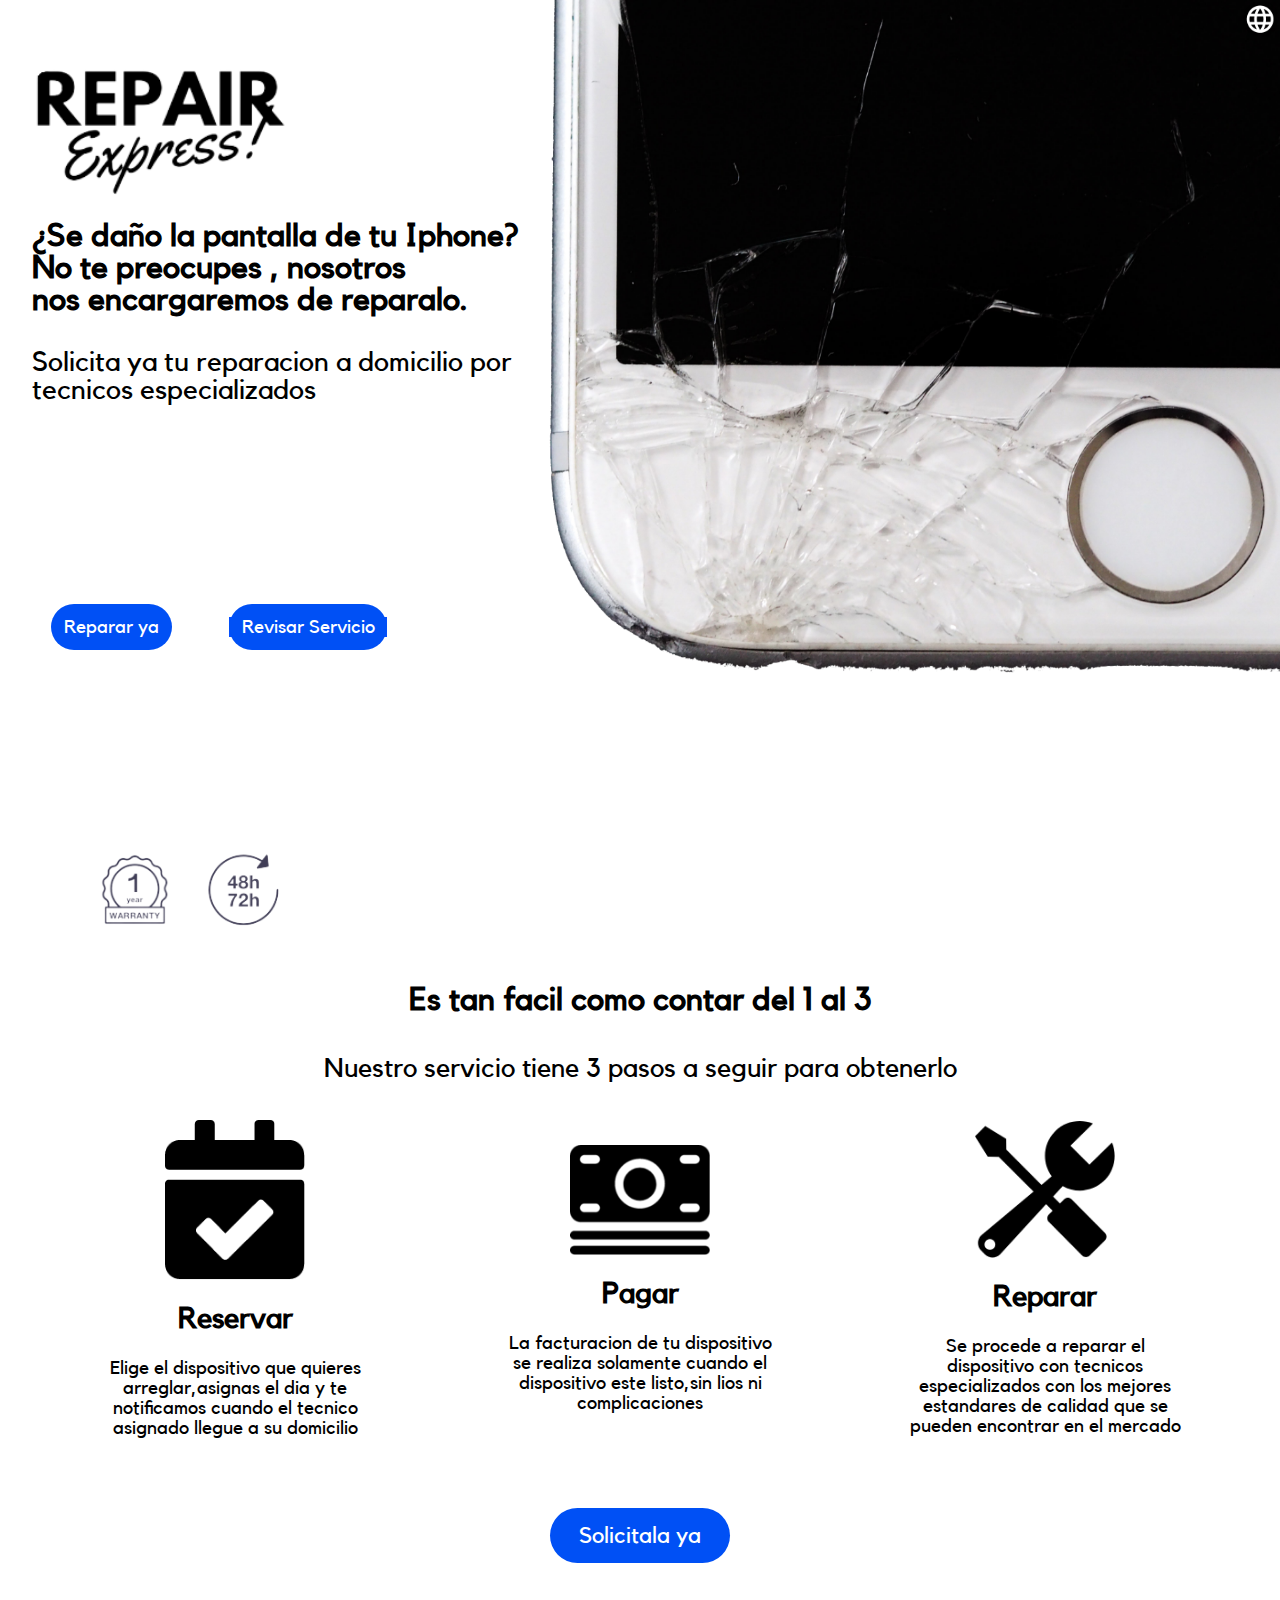
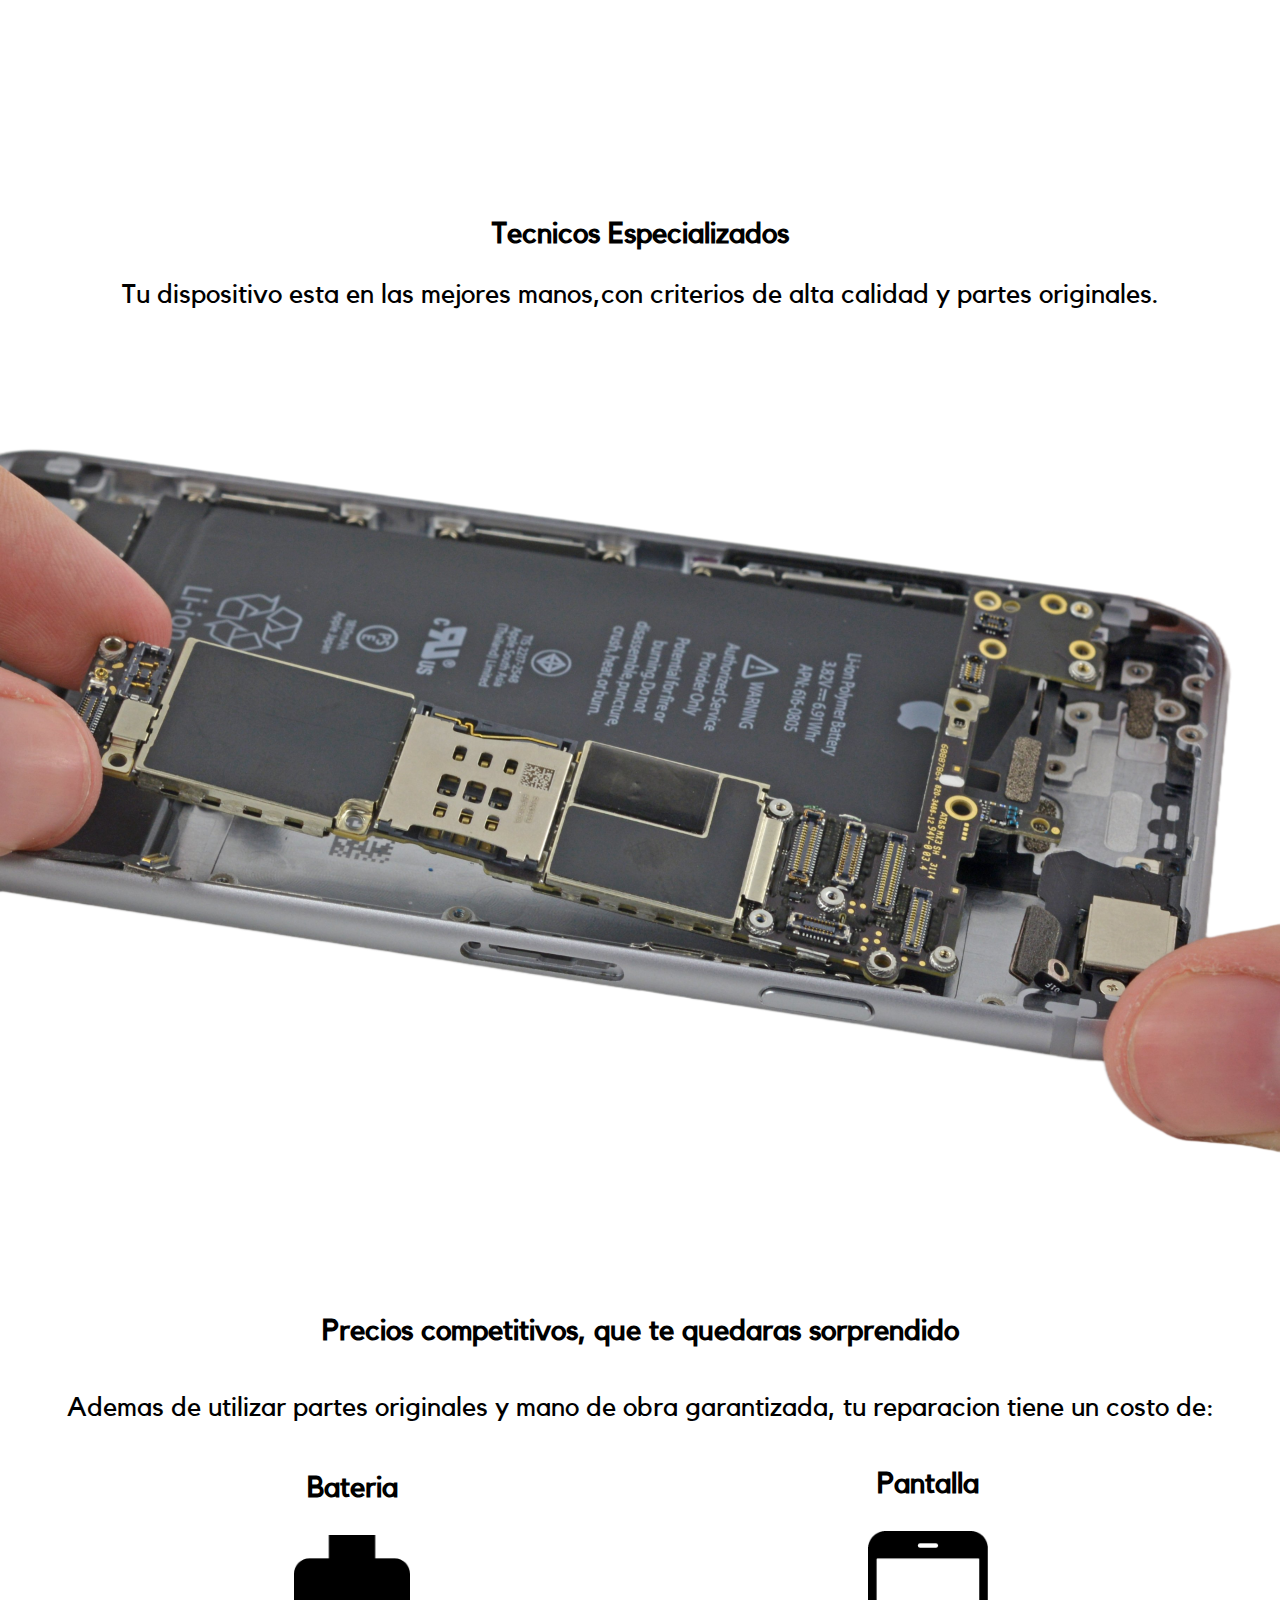
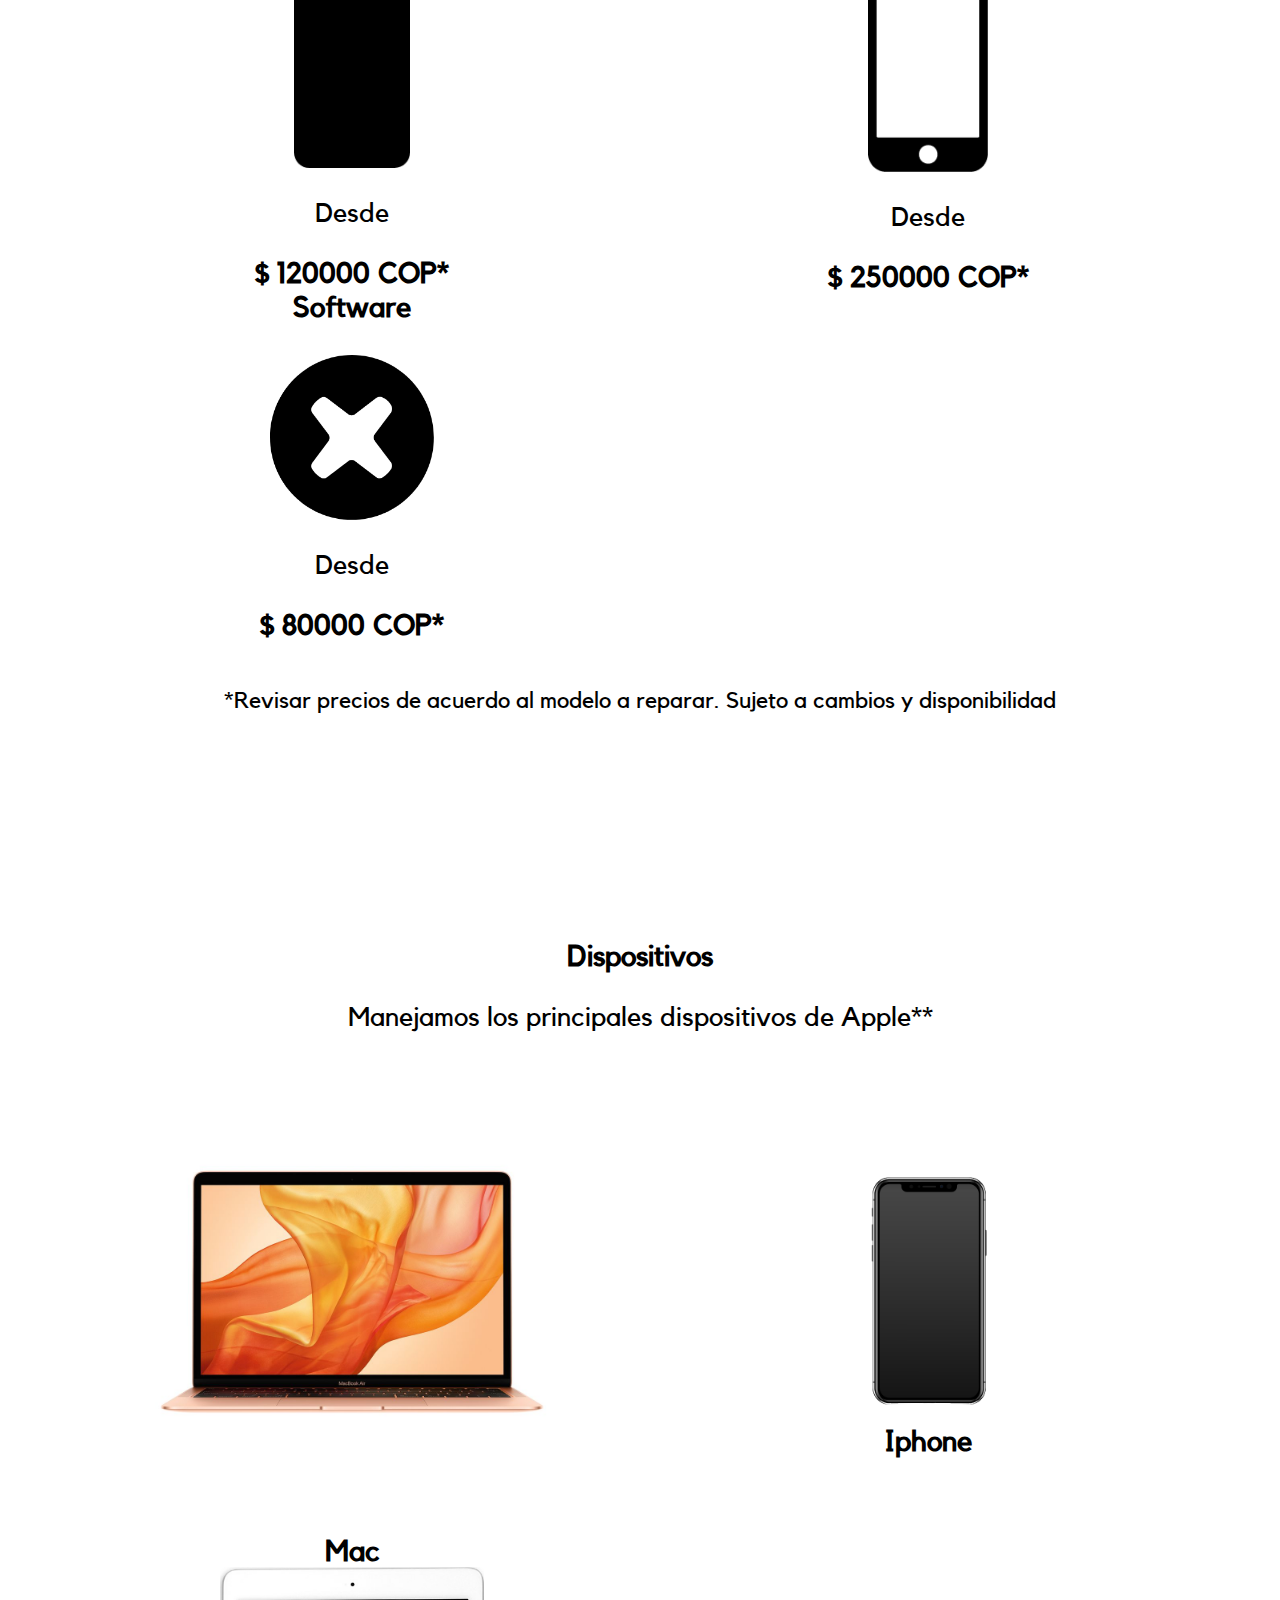
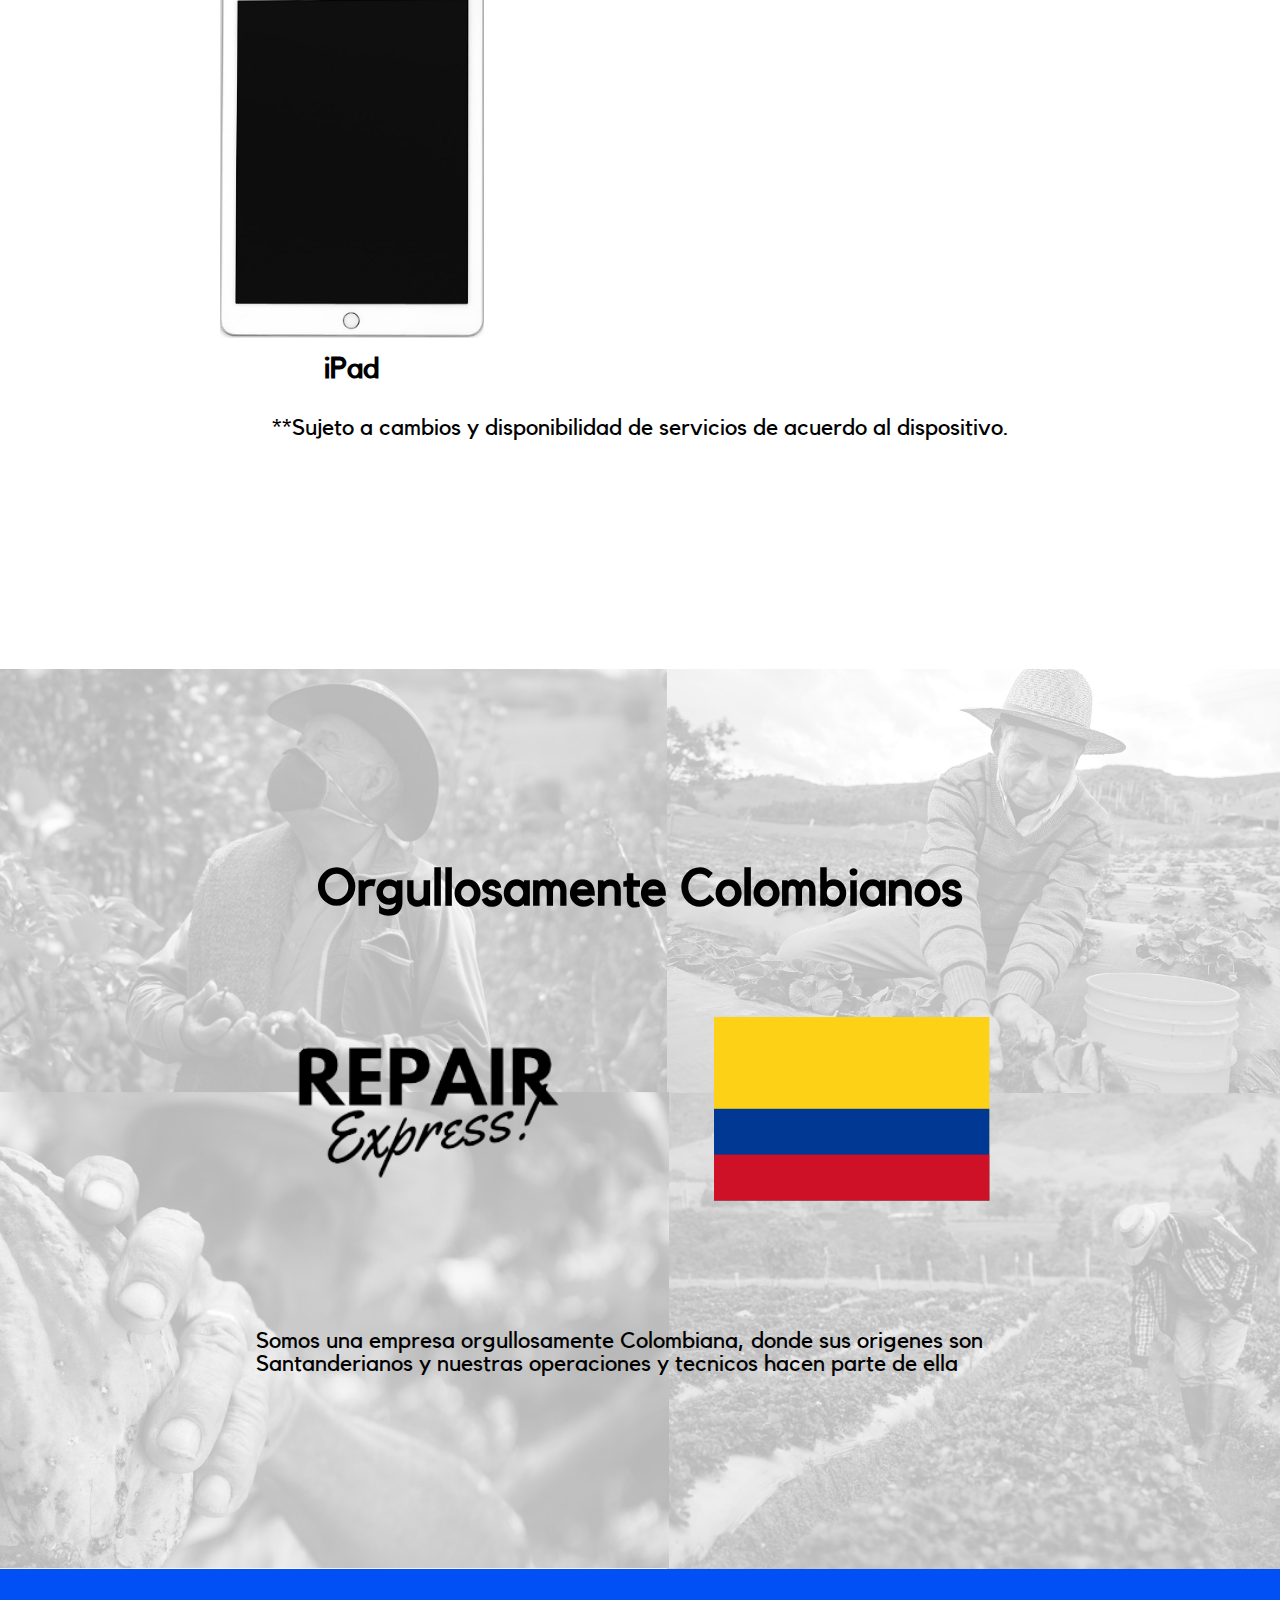
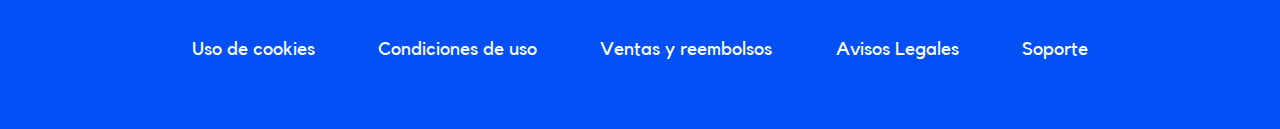
<file: index.html>
<!DOCTYPE html>
<html lang="en">
<head>
    <meta charset="UTF-8">
    <meta name="viewport" content="width=device-width, initial-scale=1.0">
    <title>Repair Express</title>
    <link rel="stylesheet" href="style/style.css">
    <link rel="stylesheet" href="style/css.css">
    <link rel="stylesheet" href="style/module1.css">
    
</head>
<body>
    <main class="container-main"> 
        <div class="home">
            <div class="languaje">
                <img src="img/languaje.png" alt="languaje">
            </div>
            <div class="logo">
                <img src="img/logo.png" alt="logo">
            </div>
            <div class="informacion">
                <h2>¿Se daño la pantalla de tu Iphone?</h2>
                <h2>No te preocupes , nosotros</h2>    
                <h2>nos encargaremos de reparalo.</h2>            
                <h3>Solicita ya tu reparacion a domicilio por tecnicos especializados</h3>
            </div>
            <div class="opciones">
                <div class="btn-modal">
                    <label for="x" class="label-modal">
                        <a href="layouts/main.html">Reparar ya</a>
                    </label>
                </div>
                <div class="boton_modal">   <!--Boton Modal-->
                    <label for="btn_modal" class="label-modal">
                        Revisar Servicio
                    </label>
                </div>
                <input type="checkbox" id="btn_modal">
                <div class="container_modal">
                    <main class="item-main">
                        <div class="modal-1">
                            <div class="modal-1-exit">
                                <div class="modal-1-exit-img">
                                    <label for="btn_modal" id="btn_cerrar"><img src="img/cerrar.png" alt="cerrar"></label>
                                </div>
                            </div>         
                            <div class="modal-1-logotext">
                                <div class="modal-1-logotext-img">
                                    <img src="img/logo.png" alt="logo">
                                </div>
                                <p>Por favor ingresa tu Repair Express ID</p>
                            </div> 
                            
                            <div class="modal-1-div">
                                <div class="modal-1-div-inputs">
                                    <p>Repair Express ID</p>
                                    <input type="text">
                                </div>
                                <div class="modal-1-div-inputs">
                                    <p>Contraseña</p>
                                    <input type="text">
                                </div>
                            </div>
                            
                            <div class="modal-1-buttons">
                                <div class="modal-1-buttons-button">
                                    <button><a href="layouts/dashboard.html">Ingresar</a></button>
                                    <button><a href="layouts/module2.html">Registrarse</a></button>
                                </div>
                            </div>
                            <div class="modal-1-footer">
                                <p>Tambien puedes utilizar</p>
                                <div class="modal-1-footer-img">
                                    <div class="modal-1-footer-img-images">
                                        <img src="img/black-google.png" alt="google">   
                                    </div>
                                    <div class="modal-1-footer-img-images">
                                        <img src="img/facebook-black-logo.png" alt="facebook">   
                                    </div>
                                    <div class="modal-1-footer-img-images">
                                        <img src="img/apple-logo-black.png" alt="apple">
                                    </div>
                                </div>
                            </div>
                        </div>
                    </main>   
                </div>
            </div>
        </div>
    </main>
                    </div>
                    <label for="btn_modal" class="cerrar-modal"></label>
                </div>
            </div>
               
            <div class="image1">
                <img src="img/Screenshot_from_2023-08-08_12-03-01-removebg-preview.png " alt="image1">
            </div>
        </div>
        <div class="page">
            <h2>Es tan facil como contar del 1 al 3</h2>
            <h3>Nuestro servicio tiene 3 pasos a seguir para obtenerlo</h3>
            <div class="proceso">   
                <div class="reservar">
                    <img src="img/Icon awesome-calendar-check.png" alt="reservar">
                    <h2>Reservar</h2>
                    <p>Elige el dispositivo que quieres arreglar,asignas el dia y te notificamos cuando el tecnico asignado llegue a su domicilio</p>
                </div>
                <div class="pagar">
                    <img src="img/Icon ionic-ios-cash.png" alt="pagar">
                    <h2>Pagar</h2>
                    <p>La facturacion de tu dispositivo se realiza solamente cuando el dispositivo este listo,sin lios ni complicaciones</p>
                </div>
                <div class="reparar">
                    <img src="img/Icon metro-tools.png" alt="reparar">
                    <h2>Reparar</h2>
                    <p>Se procede a reparar el dispositivo con tecnicos especializados con los mejores estandares de calidad que se pueden encontrar en el mercado</p>
                </div>
            </div>
            <a href="layouts/main.html">Solicitala ya</a>
        </div>
        <div class="personal_profesional">
            <h2>Tecnicos Especializados</h2>
            <h3>Tu dispositivo esta en las mejores manos,con criterios de alta calidad y partes originales.</h3>
            <img src="img/image2.png" alt="image2">
        </div>
        <div class="precios_competitivos">
            <h2>Precios competitivos, que te quedaras sorprendido</h2>
            <h3>Ademas de utilizar partes originales y mano de obra garantizada, tu reparacion tiene un costo de:</h3>
            <div class="items">
                <div class="bateria">
                    <h2>Bateria</h2>
                    <img src="img/Icon ionic-md-battery-full.png" alt="bateria">
                    <h3>Desde</h3>
                    <h2>$ 120000 COP*</h2>
                </div>
                <div class="pantalla">
                    <h2>Pantalla</h2>
                    <img src="img/Icon ionic-ios-phone-portrait.png" alt="pantalla">
                    <h3>Desde</h3>
                    <h2>$ 250000 COP*</h2>
                </div>
                <div class="software">
                    <h2>Software</h2>
                    <img src="img/Icon simple-ifixit.png" alt="software">
                    <h3>Desde</h3>
                    <h2>$ 80000 COP*</h2>
                </div>  
            </div>
            <p>*Revisar precios de acuerdo al modelo a reparar. Sujeto a cambios y disponibilidad</p>
        </div>    
        <div class="dispositivos">
            <h2>Dispositivos</h2>
            <h3>Manejamos los principales dispositivos de Apple**</h3>
            <div class="marcas">
                <div class="mac">
                    <img src="img/refurb-macbook-air-gold-202002.png" alt="mac">
                    <h2>Mac</h2>
                </div>
                <div class="iphone">
                    <img src="img/iphonex.png" alt="iphone">
                    <h2>Iphone</h2>
                </div>
                <div class="ipad">
                    <img src="img/520px-IPad_2017_tablet.png" alt="ipad">
                    <h2>iPad</h2>
                </div>
            </div>
            <p>**Sujeto a cambios y disponibilidad de servicios de acuerdo al dispositivo.</p>
        </div>
        <div class="orgullo_colombiano">
            <h2>Orgullosamente Colombianos</h2>
            <div class="item">
                <img src="img/logo.png" alt="logo">
                <img src="img/Flag_of_Colombia.png" alt="colombia">
            </div>
            <p>Somos una empresa orgullosamente Colombiana, donde sus origenes son Santanderianos y nuestras operaciones y tecnicos hacen parte de ella</p>
        </div>
        <footer class="container-footer">
            <ul class="lista_desordenada">
                <li><a href="#">Uso de cookies</a></li>
                <li> <a href="#">Condiciones de uso</a></li> 
                <li><a href="#">Ventas y reembolsos</a></li>
                <li><a href="#">Avisos Legales</a>
                </li>
                <li><a href="#">Soporte</a></li>
            </ul> 
        </footer>
    </main>
    
    
</body>
</html>
</file>
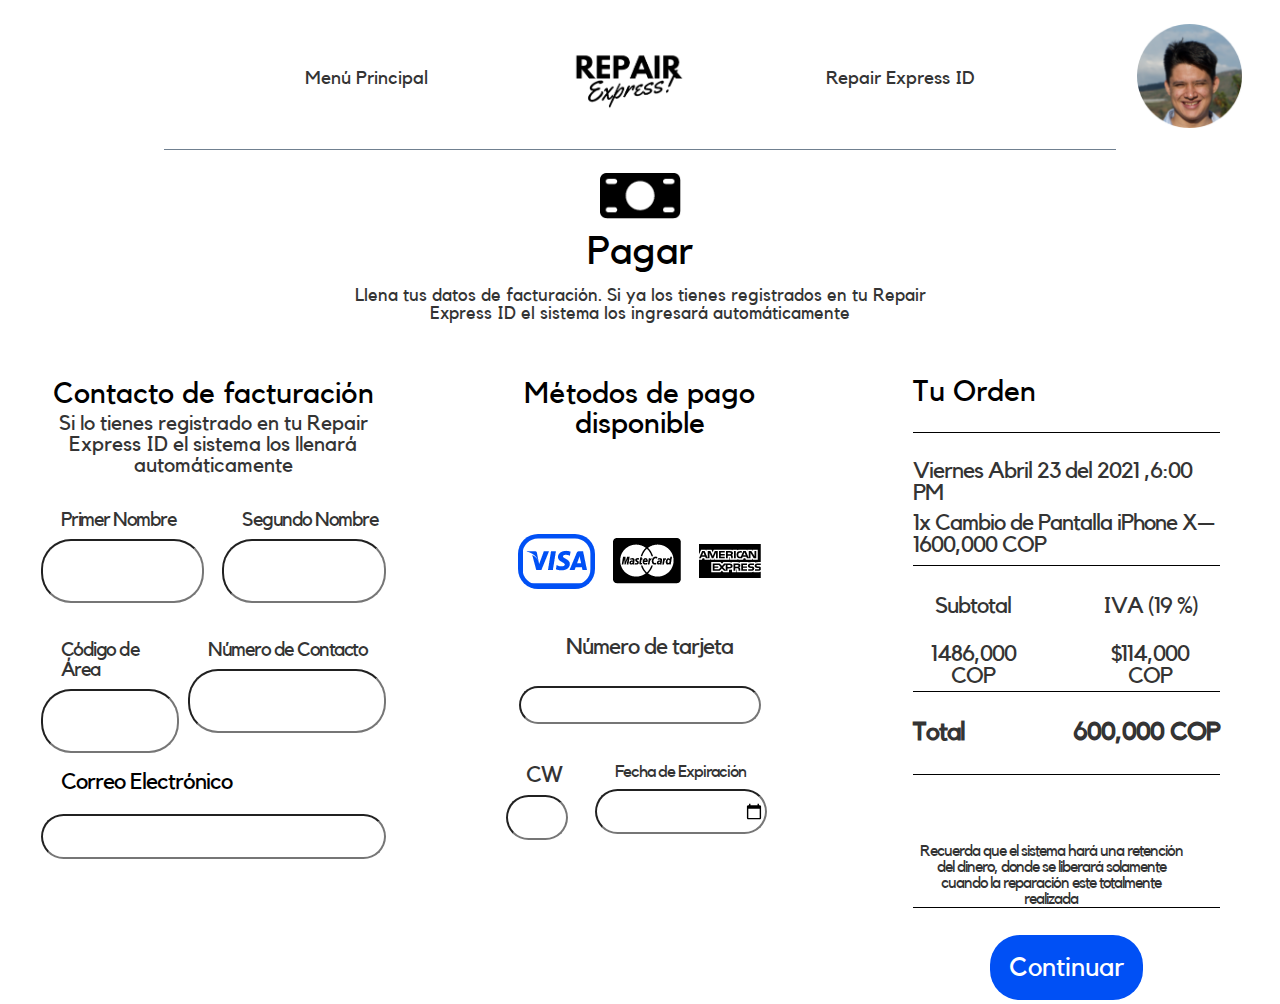
<file: layouts/buy.html>
<!DOCTYPE html>
<html lang="en">
  <head>
    <meta charset="UTF-8" />
    <meta name="viewport" content="width=device-width, initial-scale=1.0" />
    <title>Repair Express DashBoard</title>
    <link rel="stylesheet" href="../style/layouts.css" />
  </head>
  <body>
    <header class="headerCont">
      <nav class="navCont" id="nav">
        <div class="logoMen">
          <a href="#nav" class="navHambur">
            <img src="../img/bars.svg" alt="" class="navHamIcon" />
          </a>
          <a href="#" class="navClose">
            <img src="../img/close.svg" alt="" class="navHamIcon" />
          </a>
        </div>
        <ul>
          <li class="navItem">
            <a href="../index.html" class="navLink">Menú Principal</a>
          </li>
          <li class="navItem">
            <a href="" class="navLink">
              <img class="navLogo" src="../img/repairExpresLogo.png" alt="" />
            </a>
          </li>
          <li class="navItem">
            <a href="" class="navLink">Repair Express ID</a>
          </li>
        </ul>
        <div class="logo">
          <img class="navAvatar" src="../img/avatar.png" alt="" />
        </div>
      </nav>
    </header>
    <main class="mainCont">
      <section class="contReserva">
        <div class="conTitImgRes">
          <div class="titImgRes">
            <img class="imgPago" src="../img/Trazado 86.png" alt="" />
            <h2>Pagar</h2>
            <p class="parrPago">
              Llena tus datos de facturación. Si ya los tienes registrados en tu
              Repair Express ID el sistema los ingresará automáticamente
            </p>
          </div>
        </div>
        <div class="contFormPago">
          <div class="contRese1">
            <div class="contTitFormRes">
              <h2>Contacto de facturación</h2>
              <p>
                Si lo tienes registrado en tu Repair Express ID el sistema los
                llenará automáticamente
              </p>
            </div>
            <div class="contGruImp">
              <div class="inputGroup">
                <label for="">Primer Nombre</label>
                <input type="text" name="" id="" placeholder="" />
              </div>
              <div class="inputGroup">
                <label for="">Segundo Nombre</label>
                <input type="text" name="" id="" placeholder="" />
              </div>
            </div>
            <div class="contGruImp contGruImpAre">
              <div class="inputGroup inputGroupAre">
                <label for="">Código de Área</label>
                <input
                  class="condAre"
                  type="text"
                  name=""
                  id=""
                  placeholder=""
                />
              </div>
              <div class="inputGroup">
                <label for="">Número de Contacto</label>
                <input type="text" name="" id="" placeholder="" />
              </div>
            </div>
            <div class="inputGroupEma">
              <label for="">Correo Electrónico</label>
              <input type="text" name="" id="" placeholder="" />
            </div>
          </div>
          <div class="contRese2">
            <div class="contTitFormRes">
              <h2>Métodos de pago disponible</h2>
            </div>
            <div class="contImgFormRes">
              <img class="imgMetro" src="../img/Icon metro-visa.png" alt="" />
              <img src="../img/Icon metro-mastercard.png" alt="" />
              <img src="../img/Icon payment-american-express.png" alt="" />
            </div>
            <div class="inputGroup">
              <label for="">Número de tarjeta</label>
              <input class="numTar" type="text" name="" id="" placeholder="" />
            </div>
            <div class="contGruImp contGruImpCW">
              <div class="inputGroup inputGroupCW">
                <label for="">CW</label>
                <input
                  class="contCW"
                  type="text"
                  name=""
                  id=""
                  placeholder=""
                />
              </div>
              <div class="inputGroup inputGroupFec">
                <label for="">Fecha de Expiración</label>
                <input
                  class="contFec"
                  type="date"
                  name=""
                  id=""
                  placeholder=""
                />
              </div>
            </div>
          </div>
          <div class="contProd3">
            <div class="contOrden">
              <h2>Tu Orden</h2>
            </div>
            <div class="contDatOrden">
              <p>Viernes Abril 23 del 2021 ,6:00 PM</p>
              <p>1x Cambio de Pantalla iPhone X— 1600,000 COP</p>
            </div>
            <div class="contSubTot">
              <div class="contSubTotCol1">
                <p>Subtotal</p>
                <p>1486,000 COP</p>
              </div>
              <div class="contSubTotCol2">
                <p>IVA (19 %)</p>
                <p>$114,000 COP</p>
              </div>
            </div>
            <div class="contTotal">
              <p>Total</p>
              <p>600,000 COP</p>
            </div>
            <div class="contAdver">
              <p>Recuerda que el sistema hará una retención del dinero, donde se
                liberará solamente cuando la reparación este totalmente realizada</p>
            </div>
            <div class="contBut">
                <a href="../layouts/complete.html" id="" class="">Continuar</a>
            </div>
          </div>
        </div>
      </section>
    </main>
  </body>
</html>
</file>
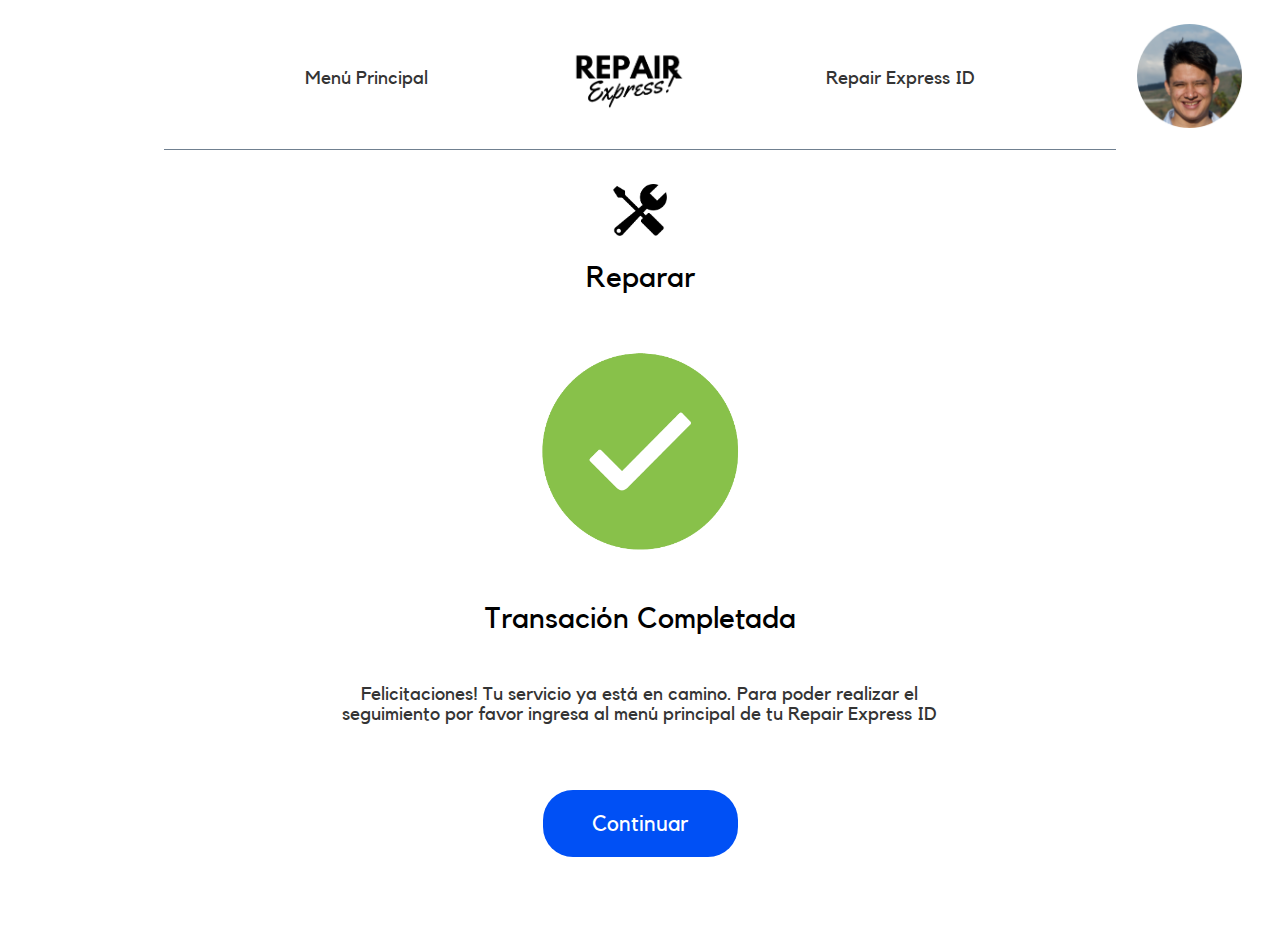
<file: layouts/complete.html>
<!DOCTYPE html>
<html lang="en">
  <head>
    <meta charset="UTF-8" />
    <meta name="viewport" content="width=device-width, initial-scale=1.0" />
    <title>Repair Express DashBoard</title>
    <link rel="stylesheet" href="../style/layouts.css" />
  </head>
  <body>

    <!-- --------------  Header/ ----------------- -->
    <header class="headerCont">
      <nav class="navCont" id="nav">
        <div class="logoMen">
          <a href="#nav" class="navHambur">
            <img src="../img/bars.svg" alt="" class="navHamIcon" />
          </a>
          <a href="#" class="navClose">
            <img src="../img/close.svg" alt="" class="navHamIcon" />
          </a>
        </div>
        <ul>
          <li class="navItem">
            <a href="../index.html" class="navLink">Menú Principal</a>
          </li>
          <li class="navItem">
            <a href="" class="navLink">
              <img class="navLogo" src="../img/repairExpresLogo.png" alt="" />
            </a>
          </li>
          <li class="navItem">
            <a href="" class="navLink">Repair Express ID</a>
          </li>
        </ul>
        <div class="logo">
          <img class="navAvatar" src="../img/avatar.png" alt="" />
        </div>
      </nav>
    </header>

    <!-- --------------  Main Content ----------------- -->

    <main class="mainCont">
      <section class="contComplete">
        <div class="conTitImgCom">
          <div class="titImgCom">
            <img class="imgPago" src="../img/Icon metro-tools.png" alt="" />
            <h2>Reparar</h2>
          </div>
        </div>
        <div class="titImgCom">
            <div class="contImgCheck">
                <img class="imgPago" src="../img/check.png" alt="" />
            </div>
            <h2>Transación Completada</h2>
            <p class="parrPago">
                Felicitaciones! Tu servicio ya está en camino. Para poder realizar el seguimiento por favor ingresa al menú principal de tu Repair Express ID
            </p>
        </div>
        <div class="contBtnCom">
            <a href="dashboard.html">Continuar</a>
        </div>
      </section>
    </main>
  </body>
</html>
</file>
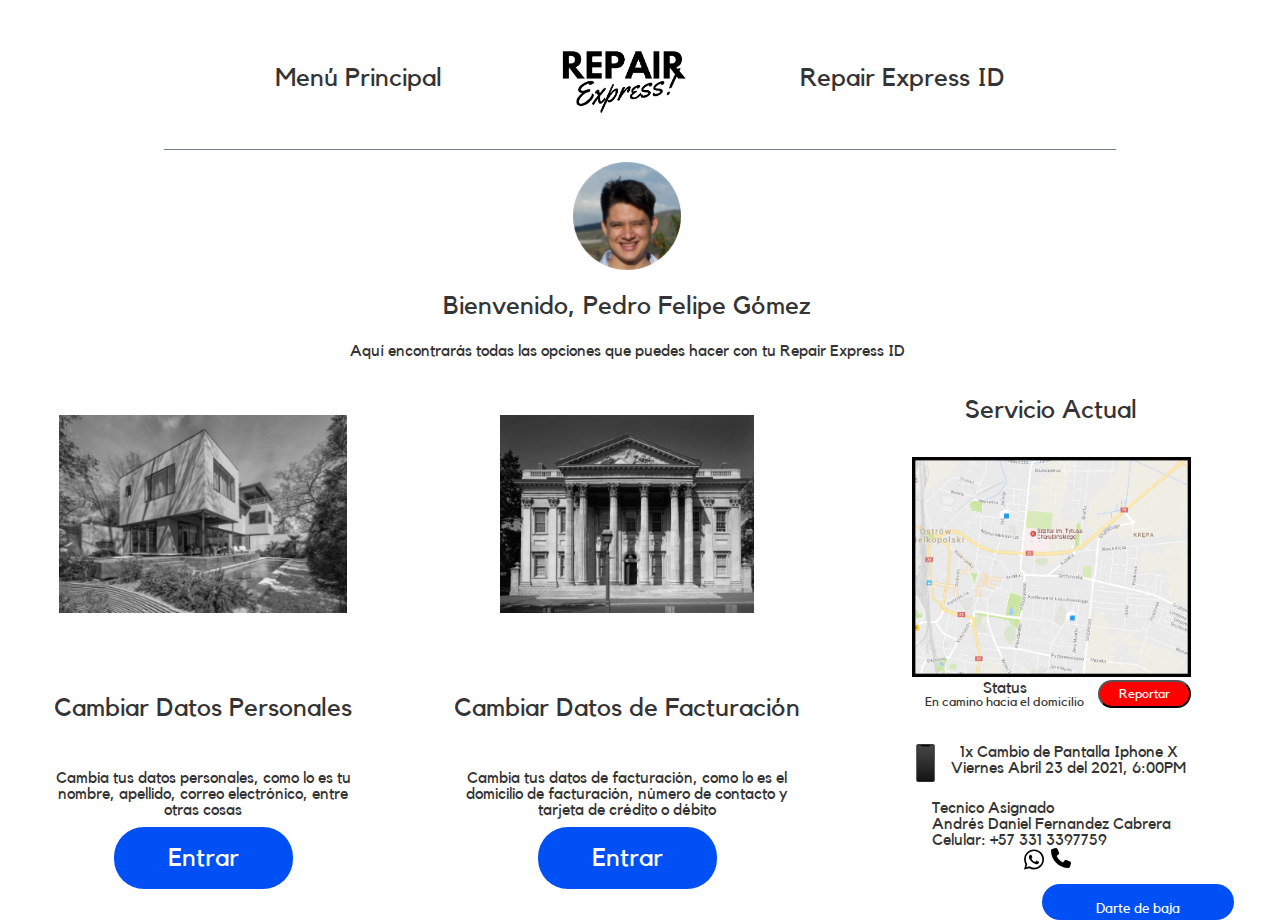
<file: layouts/dashboard.html>
<!DOCTYPE html>
<html lang="en">
  <head>
    <meta charset="UTF-8" />
    <meta name="viewport" content="width=device-width, initial-scale=1.0" />
    <title>Repair Express DashBoard</title>
    <link rel="stylesheet" href="../style/dashboard.css" />
  </head>
  <body>

    <!-- --------------  Header ----------------- -->
    <header class="headerCont">
      <nav class="navCont" id="nav">
        <div class="logoMen">
          <a href="#nav" class="navHambur">
            <img src="../img/bars.svg" alt="" class="navHamIcon" />
          </a>
          <a href="#" class="navClose">
            <img src="../img/close.svg" alt="" class="navHamIcon" />
          </a>
        </div>
        <ul>
          <li class="navItem">
            <a href="../index.html" class="navLink">Menú Principal</a>
          </li>
          <li class="navItem">
            <a href="" class="navLink">
              <img class="navLogo" src="../img/repairExpresLogo.png" alt="" />
            </a>
          </li>
          <li class="navItem">
            <a href="" class="navLink">Repair Express ID</a>
          </li>
        </ul>
        <div class="logo">
            <a href="" class="navLink">
                <img class="navLogoExter" src="../img/repairExpresLogo.png" alt="" />
              </a>
        </div>
      </nav>
    </header>

    <!-- --------------  Main Content ----------------- -->

    <main class="mainCont">
      <section class="contDash">
        <div class="contUserInfo">
            <div class="contAvatar">
                <img class="dashAvatar" src="../img/avatar.png" alt="" />
            </div>
            <div class="contName">
                <h2>Bienvenido, Pedro Felipe Gómez</h2>
            </div>
            <div class="contInfo">
                <p>Aquí encontrarás todas las opciones que puedes hacer con tu Repair Express ID</p>
            </div>
        </div>

        <div class="cardsCont">
            <div class="contPerData">
                <div class="contImgPerData">
                    <img class="imgPago" src="../img/arch-block-modern-home.png" alt="" />
                </div>
                <div class="contTitPerData">
                    <h2>Cambiar Datos Personales</h2>
                </div>
                <div class="contInfPerData">
                    <p>Cambia tus datos personales, como lo es tu nombre, apellido, correo electrónico, entre otras cosas </p>
                </div>
                <div class="contBtnCom ">
                    <a class="btnSubmit" href="#">Entrar</a>
                </div>
            </div>
            <div class="contFacInfor">
                <div class="contImgPerData">
                    <img class="imgPago" src="../img/First-Bank-of-the-United-States-building copy.png" alt="" />
                </div>
                <div class="contTitPerData">
                    <h2>Cambiar Datos de Facturación</h2>
                </div>
                <div class="contInfPerData">
                    <p>Cambia tus datos de facturación, como lo es el domicilio de facturación, número de contacto y tarjeta de crédito o débito</p>
                </div>
                <div class="contBtnCom">
                    <a class="btnSubmit" href="#">Entrar</a>
                </div>
            </div>

            <div class="contActSer">
                <div class="contTitActSer">
                    <h2>Servicio Actual</h2>
                </div>
                <div class="contImgActSer">
                    <img class="imgPago" src="../img/8lGrg.png" alt="" />
                    <div class="infImgPago">
                        <div class="infoStatus">
                            <p>Status</p>
                            <p class="labelParr">En camino hacia el domicilio</p>
                        </div>
                        <button class="btnDanger" type="button">Reportar</button>
                    </div>
                </div>
                <div class="contEquiActSer">
                    <img src="../img/activo-1.png" alt="">
                    <div class="contEquiActInfo">
                      <p>1x Cambio de Pantalla Iphone X</p>
                      <p>Viernes Abril 23 del 2021, 6:00PM</p>
                    </div>
                </div>
                <div class="contInfTec">
                  <div class="contInfTecInf">
                    <p>Tecnico Asignado</p>
                    <p>Andrés Daniel Fernandez Cabrera</p>
                    <p>Celular: +57 331 3397759</p>
                  </div>
                    <div class="contInfTecImg">
                        <img class="imgWhat" src="../img/whatsapp.svg" alt="">
                        <img class="imgPho" src="../img/phone-solid.svg" alt="">
                    </div>
                </div>
                <div class="contBtnCom">
                    <a class="btnSubmit btnClo" href="#">Darte de baja</a>
                </div>
            </div>
          </div>
      </section>
    </main>
  </body>
</html>
</file>
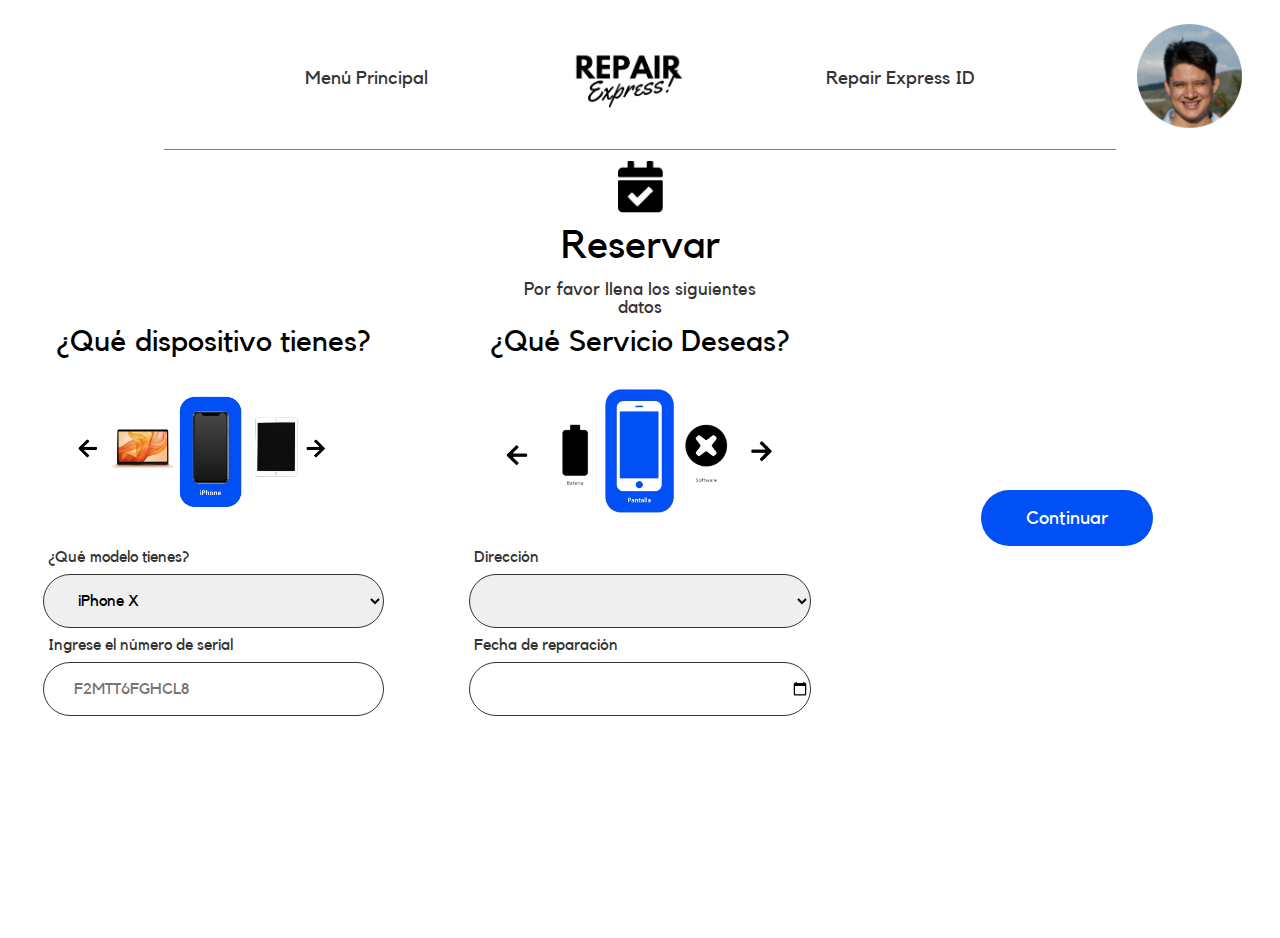
<file: layouts/main.html>
<!DOCTYPE html>
<html lang="en">
  <head>
    <meta charset="UTF-8" />
    <meta name="viewport" content="width=device-width, initial-scale=1.0" />
    <title>Repair Express DashBoard</title>
    <link rel="stylesheet" href="../style/layouts.css" />
  </head>
  <body>
    <header class="headerCont">
      <nav class="navCont" id="nav">
        <div class="logoMen">
          <a href="#nav" class="navHambur">
            <img src="../img/bars.svg" alt="" class="navHamIcon" />
          </a>
          <a href="#" class="navClose">
            <img src="../img/close.svg" alt="" class="navHamIcon" />
          </a>
        </div>
        <ul>
          <li class="navItem">
            <a href="../index.html" class="navLink">Menú Principal</a>
          </li>
          <li class="navItem">
            <a href="" class="navLink">
              <img class="navLogo" src="../img/repairExpresLogo.png" alt="" />
            </a>
          </li>
          <li class="navItem">
            <a href="" class="navLink">Repair Express ID</a>
          </li>
        </ul>
        <div class="logo">
          <img class="navAvatar" src="../img/avatar.png" alt="" />
        </div>
      </nav>
    </header>
    <main class="mainCont">
      <section class="main">
        <div class="conTitImgRes">
          <div class="titImgRes">
            <img src="../img/Icon awesome-calendar-check-1.png" alt="" />
            <h2>Reservar</h2>
            <p>Por favor llena los siguientes datos</p>
          </div>
        </div>
        <div class="contForms">
          <div class="contProd1">
            <div class="contTitFormRes">
              <h2>¿Qué dispositivo tienes?</h2>
            </div>
            <div class="contImgFormRes">
              <img src="../img/reserva1.png" alt="" />
            </div>
            <div class="inputGroup">
              <label for="">¿Qué modelo tienes?</label>
              <select name="selectPhone" id="">
                <option value="" selected>iPhone X</option>
                <option value="">Huawei Poco X5 pro</option>
              </select>
            </div>
            <div class="inputGroup">
              <label for="">Ingrese el número de serial</label>
              <input type="text" name="" id="" placeholder="F2MTT6FGHCL8" />
            </div>
          </div>
          <div class="contProd2">
            <div class="contTitFormRes">
              <h2>¿Qué Servicio Deseas?</h2>
            </div>
            <div class="contImgFormRes">
              <img src="../img/reserva2.png" alt="" />
            </div>
            <div class="inputGroup">
              <label for="">Dirección</label>
              <select name="selectPhone" id=""></select>
            </div>
            <div class="inputGroup">
              <label for="">Fecha de reparación</label>
              <input type="date" value="" name="" id="" placeholder="" />
            </div>
          </div>
          <div class="contProduct3">
            <div class="contBtn" id="contBtn">
              <a id="btn-Reserva" class="btnForm" href="buy.html">Continuar</a>
            </div>
          </div>
        </div>
      </section>
    </main>
  </body>
</html>
</file>
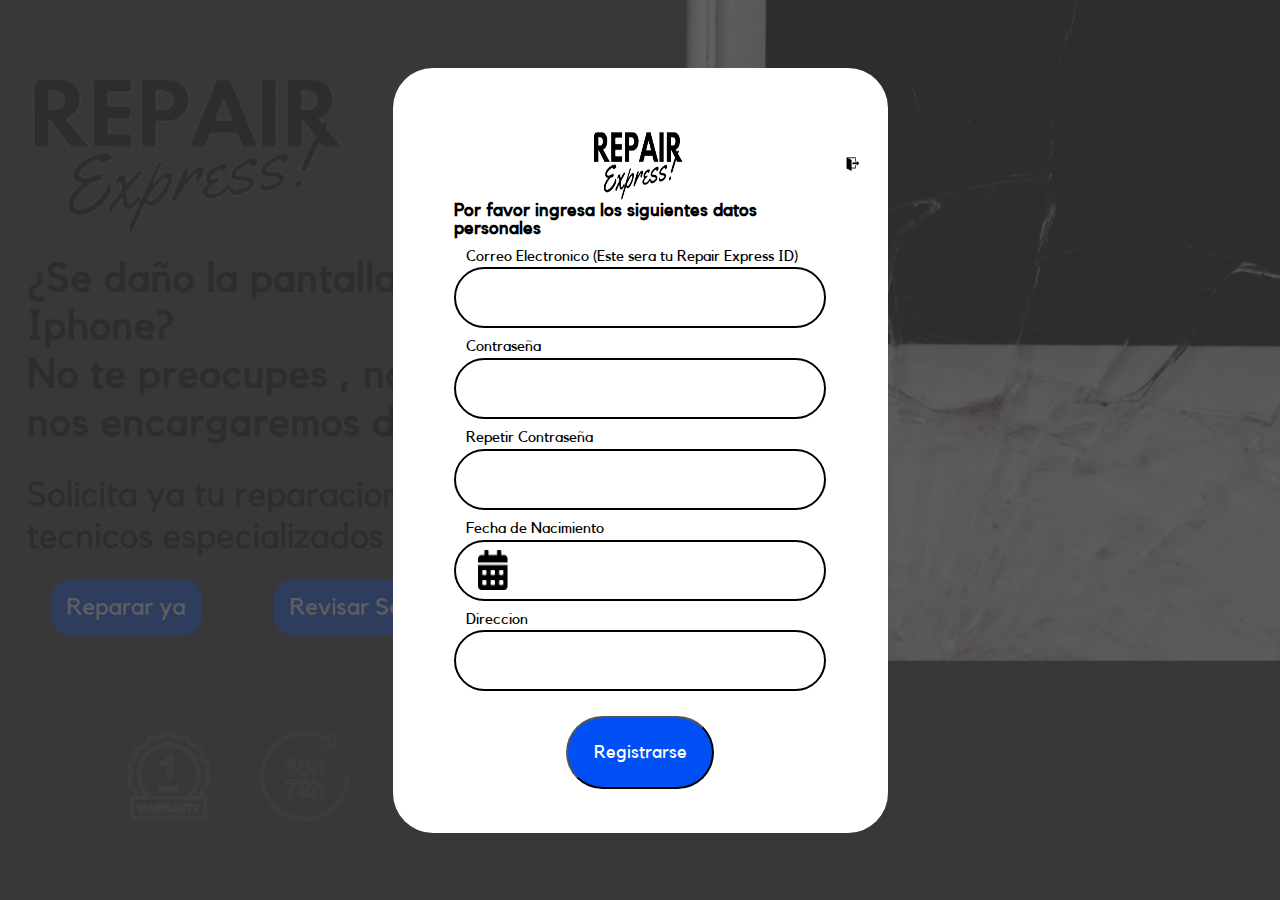
<file: layouts/module2.html>
<!DOCTYPE html>
<html lang="en">
<head>
    <meta charset="UTF-8">
    <meta name="viewport" content="width=device-width, initial-scale=1.0">
    <link rel="stylesheet" href="../style/module2.css">
    <title>Repair Express</title>
</head>
<body>
    <main id="item-main">
        <div class="modal-2">
            <div class="modal-2-logoExit">
                <div class="modal-2-logoExit-1">
                    <div class="modal-2-logoExit-1-logo">
                        <img src="../img/logo.png" alt="logo">
                    </div>
                </div>
                <div class="modal-2-logoExit-2">
                    <div class="modal-2-logoExit-2-exit">
                        <a href="../index.html">
                            <img src="../img/cerrar.png" alt="cerrar">
                        </a>
                    </div>
                </div>
            </div>
            <div class="modal-2-inputs">
                <h2>Por favor ingresa los siguientes datos personales</h2>
                <p>Correo Electronico (Este sera tu Repair Express ID)</p>
                <input type="text">
                <p>Contraseña</p>
                <input type="text">
                <p>Repetir Contraseña</p>
                <input type="text">
                <p>Fecha de Nacimiento</p>
                <div class="modal-2-inputs-fecha">
                    <div class="modal-2-inputs-fecha-img">
                        <img src="../img/calendario.png" alt="Logo-Calendario">
                    </div>
                </div>
                <p>Direccion</p>
                <input type="text">
                <div class="modal-2-inputs-button">
                    <button><a href="dashboard.html">Registrarse</a></button>
                </div>
            </div>
        </div>
    </main>
</body>
</html>
</file>
<file: style/style.css>
@font-face {
    font-family: "kollektif";
    src: url("font/kollektif/Kollektif.ttf");
    font-style: normal;
}
*{
    margin: 0;
    padding: 0;
    box-sizing: border-box;
    font-family: "kollektif";
}
html{
    font-size: 16px;
}
body{
    width: 100vw;
    height: 100vh;
    
}
.container-main{
    width: 100%;
    height: 100%;
    display: grid;
    grid-template-columns: 1fr;    
}

.home{
    background-image: url("../img/iPhoneTransparente.png");
    background-size: cover;
    background-position: center;
    background-repeat: no-repeat;
    display: flex;
    flex-direction: column;
    justify-content: flex-start;
    gap: clamp(1.3rem,1.5rem,1.7rem);
    margin-left: clamp(1.7rem,2rem,2.3rem);
    margin-bottom: clamp(10vw,15vw,17vw);
}

.languaje{
    width: clamp(2.8vw,3vw,3.2vw);
    height: auto;
    display: grid;
    align-self: end;
    justify-self: center;
}
.languaje img{
    width: 100%;
    height: 100%;
    object-fit: cover;
    border-radius: 100%;
}
.logo{
    width: clamp(18vw,20vw,22vw);
    height: auto;
}
.image2{
    width: 100%;
    height: 100%;
}
.logo img,.image2 img{
    width: 100%;
    height: 100%;
    object-fit: cover;
}
.informacion{
    width: 40%;
    height: 40%;
    display: flex;
    flex-direction: column;
}
.informacion h2{
    font-weight: bold;
    font-size: clamp(1vw,2.5vw,2.5vw)
}
.informacion h3{
    font-weight: lighter;
    font-size: clamp(1vw,2.2vw,2.5vw);
    margin-top: clamp(1rem,2rem,2.5rem);
}
.opciones{
    width: 30%;
    display: flex;
    justify-content: space-evenly;
    position: relative;
    top: clamp(5vw,7vw,7vw);
    gap: 3vw;
}

.label-modal{
    width: clamp(2rem,10vw,15vw);
    height: auto;
    padding: clamp(0.8vw,1vw,1.2vw);
    background-color: #0050f5;
    font-size: clamp(1.3vw,1.5vw,1.7vw);
    color: #fff;
    border-radius: clamp(1.3rem,1.5rem,1.7rem);
    text-align: center;
    text-decoration: none;
}
.label-modal{
    cursor: pointer;
}
.label-modal a{
    color: #fff;
    text-decoration: none;
}
.label-modal:hover{
    background-color: black;
}
#btn_modal{
    display: none;
}
.image1{
    width: 30%;
    display: grid;
    place-items: center;
    position: relative;
    bottom: clamp(3.5vw,4vw,5vw);
}
.image1 img{
    width: 50%;
    height: auto;
    object-fit: cover;
}
.page{
    display: flex;
    flex-direction: column;
    align-items: center;
    gap: clamp(2.5vw,3vw,4vw);
    margin-bottom: clamp(18vw,20vw,22vw);
}
.page h2{
    font-weight: bold;
    font-size: clamp(1.5vw,2.5vw,2.8vw)
}
.page h3{
    font-weight: lighter;
    font-size: clamp(1vw,2.1vw,2.3vw);
}
.proceso{
    display: grid;
    grid-template-columns:  repeat(auto-fit,minmax(min(100%,19rem),1fr));;
    gap: 2rem;
    place-content: center;
    
}
.proceso div{
    width: clamp(50%,75%,100%);
    height: auto;
    text-align: center;
    display: grid;
    place-items: center;
    place-self: center;
    gap: 1.5rem;
}
.proceso div img{
    width: 50%;
    height: auto;
    object-fit: cover;
}
.proceso div h2{
    font-weight: bold;
    font-size: clamp(1vw,2.3vw,2.5vw)
}
.proceso div p{
    font-weight: lighter;
    font-size: clamp(1vw,1.5vw,2.3vw);
}
.page a{
    width: clamp(5rem,14vw,16vw);
    height: auto;
    background-color: #0050f5;
    padding: 1rem;
    border-radius: 5rem;
    font-size: clamp(1.5vw,1.8vw,2vw);
    color: #fff;
    text-align: center;
    text-decoration: none;
    margin-top: 2rem;
}
.personal_profesional{
    display: grid;
    place-items: center;
    gap: 2rem;
    margin-bottom: 1rem;
}
.personal_profesional h2{
    font-weight: bold;
    font-size: clamp(1vw,2.3vw,2.5vw)

}
.personal_profesional h3{
    font-weight: lighter;
    font-size: clamp(1vw,2.1vw,2.3vw);
    text-align: center;
}
.personal_profesional img{
    width: 100vw;
    height: auto;
    object-fit: cover;
}
.precios_competitivos{
    width: 90vw;
    height: auto;
    display: grid;
    place-self: center;
    gap: 3rem;
    margin-bottom: clamp(18vw,10vw,10vw);    
}
.precios_competitivos h2{
    font-weight: bold;
    font-size: clamp(1vw,2.3vw,2.5vw);
    text-align: center;
}
.precios_competitivos h3{
    font-weight: lighter;
    font-size: clamp(1vw,2.1vw,2.3vw);
    text-align: center;
}
.precios_competitivos p{
    font-weight: lighter;
    font-size: clamp(1.5vw,1.8vw,2vw);
    text-align: center;
}
.items{
    display: grid;
    grid-template-columns: repeat(auto-fit,minmax(min(100%,25rem),1fr));
    place-items: center;
}
.items div{
    display: grid;
    place-items: center;
    gap: 2rem;
}
.items div h2{
    font-weight: bold;
    font-size: clamp(1vw,2.3vw,2.5vw);
}
.items div h3{
    font-weight: lighter;
    font-size: clamp(1vw,2.1vw,2.3vw);
}
.items div img{
    display: grid;
    width: 60%;
    height: auto;
    object-fit: cover;
}
.dispositivos{
    width: 90vw;
    height: auto;
    display: grid;
    place-self: center;
    gap: 2rem;
    margin-bottom: clamp(18vw,10vw,10vw);    

}
.dispositivos h2{
    font-weight: bold;
    font-size: clamp(1vw,2.3vw,2.5vw);
    text-align: center;
}
.dispositivos h3{
    font-weight: lighter;
    font-size: clamp(1vw,2.1vw,2.3vw);
    text-align: center;
}
.dispositivos p{
    font-weight: lighter;
    font-size: clamp(1.5vw,1.8vw,2vw);
    text-align: center;
}
.marcas{
    display: grid;
    grid-template-columns: repeat(auto-fit,minmax(min(100%,25rem),1fr));;
    place-items: center;
}
.marcas div{
    display: grid;
    place-items: center;
    gap: 1rem;
}
.marcas div img{
    display: grid;
    width: 80%;
    height: auto;
    object-fit: cover;
}
.orgullo_colombiano{
    width: 100vw;
    height: clamp(50vh,100vh,100vh);
    display: flex;
    justify-content: center;
    align-items: center;
    background-image: url(../img/Campesinos.png) ;
    background-size: cover;
    background-position: center;
    background-repeat: no-repeat;
    flex-direction: column;
}
.orgullo_colombiano h2{
    font-size: clamp(3vw,4vw,4.2vw);
    margin-bottom: 8vw;
}
.item{
    width: 60%;
    display: grid;
    grid-template-columns: repeat(auto-fit,minmax(min(100%,10rem),1fr));
    place-content: center;
    place-items: center;
    gap: 5rem;
}
.orgullo_colombiano p{
    width: 60%;
    font-size: clamp(1.5vw,1.8vw,2vw);
    margin-top: 10vw;
}
.item img{
    width: 80%;
    height: auto;
    object-fit: cover;
}
.container-footer{
    width: 100%;
    height: 10rem;
    background-color: #0050f5;
    display: flex;
    justify-content: center;
}
.lista_desordenada{
    width: 75%;
    height: 100%;
    display: flex;
    justify-content: space-around;
    align-items: center;
}
.lista_desordenada{
    list-style: none;
}
.lista_desordenada li a{
    text-decoration: none;
    color: #fff;
    font-size: clamp(1.2vw,1.5vw,2vw);
}
@media screen and (max-width:500px) {
    .item-main {
        width: 85%;   
    }
}
</file>
<file: style/css.css>
@font-face {
    font-family: "kollektif";
    src: url("../fonts/Kollektif.ttf");
    font-style: normal;
}
*{
    margin: 0;
    padding: 0;
    box-sizing: border-box;
    font-family: "kollektif";
}
html, body, main {
    width: 100vw;
    height: 100vh;
    font-family: 'Kollektif';
}
.boton_modal {
    background: rgb(5,80,255);
    display: inline-block;
}
.boton_modal label:hover {
    background: rgb(0, 0, 255);
}

#btn_modal {
    display: none;
}
.container_modal {
    width: 100%;
    height: 100%;
    position: fixed;
    top: 0;left: 0;
    background: rgba(46, 47, 48, 0.8); /* Fondo cuando esta modal */ 
    display: none;
    justify-content: center;
    align-items: center;
    z-index: 100;
}
#btn_modal:checked ~ .container_modal{
    display: flex;
}
.content-modal {
    width: clamp(30%,35%,40%);
    height: clamp(75%,80%,85%);
    padding: 10px;
    background: #fff;
    border-radius: 2rem;
    display: grid;
    grid-template-columns: 1fr 0%;
    place-content: start;
}

.btn_cerrar{
    display: grid;
    grid-column: span 1;
    justify-content: end;
    margin-top: 2rem;
}
.btn_cerrar label{
    cursor: pointer;
}

.btn-descargar,.btn-volver {
    color: #000;
    font-family: 'Teko', sans-serif;
    font-size: 25px;
    width: 100%;
    position: relative;
}
#btn-descargar {
    display: inline-block;
    position: relative;
    bottom: 100px;
    background: #0370FC;
    color: #fff;
    left: 150px;
    width: 120px;
    height: 40px;
    text-align: center;
}
#btn-volver {
    display: inline-block;
    position: relative;
    left: 280px;
    bottom: 140px;    
    background: #fff;
    color: #000;
    width: 120px;
    height: 40px;
    text-align: center;
}
#btn-descargar:hover {
    background: #5E8BD6;
    cursor: pointer;
    transition: all 300ms ease;
}
#btn-volver:hover {
    background: #5E8BD6;
    cursor: pointer;
    transition: all 300ms ease;
}
.cerrar-modal {
    width: 100%;
    height: 100vh;
    position: absolute;
    top: 0;left: 0;
    z-index: -1;
}
@media screen and (max-width:500px) {
    .content-modal {
        width: 85%;   
    }
}
</file>
<file: style/module1.css>
@font-face {
    font-family: "kollektif";
    src: url("font/kollektif/Kollektif.ttf");
    font-style: normal;
}
*{
    margin: 0;
    padding: 0;
    box-sizing: border-box;
    font-family: "kollektif";
}
html, body, main {
    width: 100vw;
    height: 100vh;
    font-family: 'Kollektif';
}
.item-main {
    display: flex;
    justify-content: center;
    align-items: center;
}
.modal-1 {
    width: clamp(30vh,55vh,55vh);
    height: 70%;
    background-color: white;
    border-radius: 40px;
    display: flex;
    justify-content: center;
    align-items: center;
    flex-direction: column;
    border: 0.2rem solid;
}
/* .modal-1 div {
    border: 1px solid black;
} */
.modal-1-exit {
    width: 92%;
    display: flex;
    justify-content: end;
    align-items: end;
}
.modal-1-exit-img {
    height: 60%;
}
.modal-1-exit-img label img {
    cursor: pointer;
    width: 100%;
    height: 100%;
} 
.modal-1-logotext {
    display: flex;
    justify-content: center;
    align-items: center;
    flex-direction: column;
    width: 65%;
    gap: 5%;
    height: 30%;
    margin-bottom: 2%;
}
.modal-1-logotext h2 {
    font-size: 16px;
}
.modal-1-logotext-img {
    width: 50%;
}
.modal-1-logotext-img img {
    width: 100%;
}
.modal-1-div {
    width: 80%;
    height: 20%;
    display: flex;
    flex-direction: column;
    justify-content: space-between;
}
.modal-1-div-inputs {
    width: 100%;
    height: 40%;
    font-size: 15px;
}
.modal-1-div-inputs p {
    margin-left: 1%;
    margin-bottom: 2px;
}

.modal-1-div-inputs input{
    width: 100%;
    height: 100%;
    border-radius: 40px;
    border: 2px solid black;
}
.modal-1-buttons {
    display: flex;
    justify-content: center;
    align-items: center;
    width: 90%;
    height: 20%;
    margin-top: 3%;
    border-bottom: 1px solid black;
    
}
.modal-1-buttons-button {
    width: 70%;
    height: 50%;
    display: flex;
    justify-content: center;
    gap: 2%;
}
.modal-1-buttons-button button {
    width: 50%;
    font-size: larger;
    border-radius: 40px;
    background-color: #0050f5;
}
.modal-1-buttons-button button a {
    color: white;
    text-decoration: none;
}
.modal-1-footer {
    width: 75%;
    display: flex;
    justify-content: end;
    align-items: center;
    text-align: center;
    flex-direction: column;
    gap: 22%;
    font-size: 13px;
    margin-top: 1%;
}
.modal-1-footer-img {
    width: 80%;
    height: 50%;
    display: flex;
    justify-content: center;
    gap: 1%;
}
.modal-1-footer-img-images {
    width: 10%;
}
.modal-1-footer-img-images img {
    width: 100%;
    height: 100%;
}
@media screen and (max-width: 954px) {
    .item-main {
        display: grid;
        grid-template-columns: 12vw 1fr 12vw;
        place-items: center;
    }
    .modal-1 {
        grid-column-start: 2;
        width: 100%;
    }
    .modal-1-buttons-button {
        flex-wrap: wrap;
    }
    .modal-1-buttons-button button {
        margin-top: 5px;
        gap: 5%;
    }
}
</file>
<file: style/layouts.css>
@font-face {
    font-family: 'kollektif';
    src: url('font/kollektif/Kollektif.ttf');
    font-style: normal;
}

:root {
    --txtNavLink : clamp(1.2rem, 1.5vw, 2.3rem);
    --docFont : 'kollektif';
    --colorTxtBody : #000000;
    --colorTxtLinks : #343434;
    --txtParr : clamp(1rem, 1.2vw, 2rem);
    --btnForms : #0050F5;
    --bgNavRespo : #EDF2FB;
}

* {
    margin: 0;
    padding: 0;
    box-sizing: border-box;
    text-decoration: none;
    list-style: none;
    font-family: var(--docFont);
    color: var(--colorTxtBody);
}

body {
    width: 100vw;
    height: 100%;
    display: flex;
    flex-wrap: wrap;
}

h2 {
    font-size: var(--txtNavLink);
    color: var(--colorTxtLinks);
    font-weight: 400;
}

.inputGroup > label {
    color: var(--colorTxtLinks);
    font-weight: lighter;
}

.inputGroup > select::placeholder, .inputGroup > input::placeholder {
    font-size: var(--txtParr);
    padding-left: 30px;
}


.headerCont, .mainCont {
    flex: 1 1 100vw;
}

.headerCont {
    height: 17.5vh;
}

.mainCont {
    height: calc(100vh - 9.3vw);
}

/* -------------------------------------------------- */
/* ------------------ Nav Container ----------------- */
/* -------------------------------------------------- */

.navCont {
    display: flex;
    flex: 1 1 1;
    justify-content: space-between;
    align-items: center;
    height: 100%;
    --state-close : scale(0);
    --state-hamburger: scale(1);
    --state-menu : translate(-100%);
}

.navCont:target {
    --state-close : scale(1);
    --state-hamburger : scale(0);
    --state-menu : translate(0);
}

.logoMen {
    flex: 1 1 12vh;
    display: grid;
    justify-items: center;
    align-items: center;

}
.logo {
    flex: 1 1 12vh;
    height: 70%;
    width: 80%;
}

ul {
    width: 100%;
    height: 40vh;
    background-color: #EDF2FB;
    position: absolute;
    top: 17%;
    bottom: 0;
    right: 4%;
    left: 0;
    display: grid;
    row-gap: 2rem;
    transform: var(--state-menu);
    transition: 0.2s transform;
}


.navItem {
    display: grid;
    justify-content: center;
    align-content: center;
    height: 100%;
}

.navLink {
    display: grid;
    width: 100%;
    height: 100%;
}

.navItem > .navLink {
    font-size: var(--txtNavLink);
    color: var(--colorTxtLinks);
}

.logo > .navAvatar {
    width: 90%;
    height: 95%;
    object-fit: contain;
}

.navLogo {
    width: 9vw;
    height: 100%;
    object-fit: cover;
}

.navHamIcon {
    width: 5vh;
    filter: invert(15%) sepia(31%) saturate(6792%) hue-rotate(204deg) brightness(96%) contrast(101%);
}

.navHambur,
.navClose {
    cursor: pointer;
    grid-column: -2/-1;
    grid-row: 1/2;
    transition: .3s transform;
}

.navHambur {
    transform: var(--state-hamburger);
}

.navClose {
    transform: var(--state-close);
}

/* -------------------------------------------------- */
/* ------------------ Form Reserva ------------------ */
/* -------------------------------------------------- */

.main { 
    width: 100%;
    height: 100%;
    display: grid;
    grid-template-rows: 18vh 1fr;
}

.contForms {
    width: 100%;
    height: 80%;
    display: grid;
    grid-template-columns: repeat(auto-fit, minmax(min(100%, 45vh), 1fr));
    justify-items: center;
    align-items: start;
}

.conTitImgRes {
    display: grid;
    justify-content: center;
    align-content: center;
}

.titImgRes {
    display: grid;
    justify-items: center;
    row-gap: 1.5vh;
}

/* .titImgRes *{
    border: 1px solid black;
} */

.titImgRes > h2 {
    font-size: var(--txtNavLink);
    font-weight: 700;
}
.titImgRes > p {
    color: var(--colorTxtLinks);
    font-size: 2vh;
    font-weight: 200;
    text-align: center;
}

.titImgRes > img {
    width: 5vh;
}

.contProd1, .contProd2 {
    display: grid;
    width: 80%;
    height: 80%;
    grid-template-rows: 1fr 5fr 2fr 2fr;
    row-gap: 1vh;
    justify-items: center;
    align-items: center;
    text-align: center;
}

.contProd1 > *, .contProd2 > * {
    width: 100%;
    height: 60%;
}


.contProd1 > .inputGroup, .contProd2 > .inputGroup {
    display: grid;
    row-gap: 1vh;
    text-align: left;
    height: auto;
}

.contProd1 > .inputGroup > label, .contProd2 > .inputGroup > label {
    margin-left: 5px;
    font-size: var(--txtParr);
}

.contProd1 > .inputGroup > select, .contProd1 > .inputGroup > input,
.contProd2 > .inputGroup > select, .contProd2 > .inputGroup > input {
    height: 6vh;
    border-radius: 30px;
    border: 1px solid var(--colorTxtLinks);
    font-size: var(--txtParr);
}

.contProd1 > .inputGroup > select, .contProd2 > .inputGroup > select {
    padding-left: 30px;
}

.contProd1 > .contImgFormRes, .contProd2 > .contImgFormRes  {
    width: 80%;
    height: 100%;
}
.contProd1 > .contImgFormRes > img , .contProd2 > .contImgFormRes > img {
    width: 100%;
    height: 100%;
    object-fit: contain;
}

input[type=date]:required:invalid::-webkit-datetime-edit {
    color: transparent;
    color: white;
}
input[type=date] { color: transparent !important; } 
.active input[type=date] { color: inherit !important; }


.contProduct3 {
    width: 80%;
    height: 80%;
    display: grid;
    justify-items: center;
    align-items: center;
}

.contProduct3 .contBtn {
    width: 100%;
    height: 100%;
    display: grid;
    justify-content: center;
    align-items: center;
}

.btnForm {
    padding: 2vh 5vh;
    font-size: var(--txtNavLink);
    border-radius: 30px;
    background-color: var(--btnForms);
    color: white;
}


/* -------------------------------------------------- */
/* ------------------ Form Reserva ------------------ */
/* -------------------------------------------------- */

.contReserva { 
    width: 100%;
    height: 100%;
    display: grid;
    grid-template-rows: 20vh 1fr;
    row-gap: 4vh;
}

.contFormPago {
    display: grid;
    width: 100%;
    height: 100%;
    grid-template-columns: repeat(auto-fit, minmax(min(100%, 45vh), 1fr));
    justify-items: center;
    align-items: start;
    row-gap: 12vh;
}

.titImgRes > .imgPago {
    width: 9vh;
}

.conTitImgRes > .titImgRes > h2 {
    font-size: 4.4vh;
    font-weight: 100;
}

.titImgRes > .parrPago {
    width: 60%;
    text-align: center;
    font-size: 2vh;
}


.contRese1, .contRese2 , .contProd3 {
    display: grid;
    width: 90%;
    height: 80%;
/*     grid-template-rows: 11vh 13vh 13vh 12vh; */
    grid-template-rows: repeat(auto-fit, minmax(min(100%, 10vh),2fr));
    justify-items: center;
    align-items: center;
    row-gap: 2vh;
}

.contRese2 {
    width: 70%;
    height: 80%;
    grid-template-rows: repeat(auto-fit, minmax(min(100%, 10vh),2fr));
    /* grid-template-rows: 7vh 9vh 14vh 12vh; */
   /*  grid-template-rows: repeat(auto-fit, minmax(min(100%, 11vh),1fr)); */
    row-gap: 1vh;
    justify-items: center;
    align-items: center;
}


/* .contRese1, .contGruImp {
    display: grid;
    grid-template-columns: 1fr 1fr;
}

.contTitFormRes {
    grid-column: 1/2;
    grid-row: 1/2;
} */

.contFormPago > .contRese1 > *, .contFormPago > .contRese2 > *, .contFormPago > .contProd3 > *  {
    width: 90%;
    height: 90%;
    text-align: center;
}

.contFormPago > .contRese1 > .contTitFormRes {
    display: grid;
    justify-items: center;
}
.contFormPago > .contRese1 > .contTitFormRes, p {
    font-size: clamp(1rem, 2.3vh, 2rem);
    font-weight: 100;
    width: 90%;
    color: var(--colorTxtLinks);
}
.contFormPago > .contRese1 > .contTitFormRes, h2 {
    font-size: clamp(1.5rem, 3.3vh, 4rem);
    color: var(--colorTxtBody);
}

.contFormPago > .contRese1 > .contGruImp {
    display: grid;
    /* grid-template-columns: 1fr 1fr; */
    grid-template-columns: repeat(auto-fit, minmax(min(100%, 50px), 1fr));
    column-gap: 2vh;

}
.contFormPago > .contRese1 > .contGruImpAre {
    display: grid;
    grid-template-columns: 0.7fr 1fr;
    column-gap: 1vh;
}

.contFormPago > .contRese2 > .contGruImpCW {
    display: grid;
    grid-template-columns: 0.9fr 1.5fr;
    /* grid-template-columns: repeat(auto-fit, minmax(min(100%, 0.5fr), 0.5fr)); */
    column-gap: 3vh;
}

.contFormPago > .contRese1 > .inputGroup, .contFormPago > .contRese2 > .inputGroup {
    width: 65%;
    display: grid;
    grid-template-columns: repeat(auto-fit, minmax(min(100%, 7vh), 1fr));
    row-gap: 1vh;
    text-align: left;
}

.contFormPago > .contRese2 > .inputGroup > .numTar {
    height: 3vw;
}

.contFormPago > .contRese1 > .inputGroupEma {
    width: 90%;
    display: flex;
    flex-wrap: wrap;
    flex-direction: row;
    row-gap: 1vh;
    text-align: left;
}

.contFormPago > .contRese1 > .inputGroupEma > * {
    flex: 1 1 100%;
}


.contFormPago > .contRese2 > .inputGroup {
    width: 90%;
    display: flex;
    flex-direction: row;
    flex-wrap: wrap;
    justify-content: center;
}

.contFormPago > .contRese2 > .inputGroup > input {
    width: 90%;
}

.contFormPago > .contRese2 > .contImgFormRes {
    display: flex;
    column-gap: 2vh;
    align-items: center;
    justify-content: center;
}

.contFormPago > .contRese2 > .contImgFormRes > img {
    color: white;
    background-color: white;
}

.contFormPago > .contRese2 > .contImgFormRes > .imgMetro {
    background-color: #0050F5;
    padding: 0.5vh;
    border-radius: 20px;
}

.contFormPago > .contRese1 > .contGruImp > .inputGroup, .contFormPago > .contRese2 > .contGruImpCW > .inputGroupCW, .contFormPago > .contRese2 > .contGruImpCW > .inputGroupFec {
    display: grid;
    grid-template-rows: auto 1fr;
    row-gap: 1vh;
    text-align: left;
}

.contFormPago > .contRese2 > .contGruImpCW > .inputGroupFec > label {
    font-size: clamp(1rem, 1.3vw, 1.3vw);
}

.contFormPago > .contRese1 > .contGruImp > .inputGroup > .condAre, .contFormPago > .contRese2 > .contGruImpCW > .inputGroupCW > .contCW  {
    width: 100%;
}

.contFormPago > .contRese1 > .inputGroup > input, .contFormPago > .contRese2 > .inputGroup > input {
    height: clamp(5vh, 5vw, 7vw);
    border-radius: 30px;
    letter-spacing: -1px;
}


.contFormPago > .contRese1 > .inputGroup > label {
    text-align: left;
    margin-left: 20px;
    font-size: 2.2vh;
    letter-spacing: -1px;
}

.contFormPago > .contRese1 > .contGruImp > .inputGroup > input {
    height: clamp(5vw, 3.5vw, 4vw);
    width: clamp(3vh, 100%, 100%);
    border-radius: 30px;
    letter-spacing: -1px;
}

.contFormPago > .contRese1 > .contGruImp > .inputGroup > label {
    margin-left: 20px;
    font-size: 2.2vh;
    letter-spacing: -1.5px;
}

.contFormPago > .contRese1 > .inputGroup {
    display: grid;
    grid-template-rows: 0.5fr 1fr;
}

.contFormPago label {
    text-align: left;
    margin-left: 20px;
    font-size: 2.5vh;
    letter-spacing: -1px;
}

.contFormPago input {
    border-radius: 30px;
    height: clamp(2vw, 3.5vw, 4vw);
    font-size: 2vh;
    color: var(--colorTxtLinks);
    padding-left: 2vh;
}

.contProd3 {
    grid-template-rows: 7vh 13vh 12vh 7vh 13vh 8vh;
    width: 80%;
    height: auto;
}

.contFormPago > .contProd3 > * {
    border-bottom: 1px solid black;
    display: flex;
    justify-content: start;
}

.contFormPago > .contProd3 > * > * {
    height: 100%;
}

.contFormPago > .contProd3 > .contDatOrden {
    flex-direction: column;
} 
.contFormPago > .contProd3 > .contDatOrden > * {
    text-align: left;
    width: 100%;
}

.contFormPago > .contProd3 > .contSubTot {
    justify-content: space-between;
    align-content: center;
} 
.contFormPago > .contProd3 > .contSubTot > .contSubTotCol1, .contFormPago > .contProd3 > .contSubTot > .contSubTotCol2 {
    display: flex;
    flex-direction: column;
    justify-content: center;
} 
.contFormPago > .contProd3 > .contTotal {
    justify-content: space-between;
    align-content: center;
} 

.contFormPago > .contProd3 > .contTotal > p {
    text-align: left;
    font-size: clamp(2.5vh, 2vw, 2.5vw);;
    font-weight: bold;
}

.contFormPago > .contProd3 > .contTotal > :nth-child(2) {
    text-align: right;
}

.contFormPago > .contProd3 > .contAdver {
    display: grid;
    justify-content: center;
    align-content: end;
}
.contFormPago > .contProd3 > .contBut {
    width: 45%;
    display: flex;
    justify-content: center;
    align-content: center;
    border: none;
}

.contFormPago > .contProd3 > .contBut > a{
    display: flex;
    align-items: center;
    justify-content: center;
    width: 100%;
    background-color: var(--btnForms);
    color: white;
    border-radius: 30px;
    font-size: 3vh;
}

.contFormPago > .contProd3 > .contAdver > p {
    font-size: 1.8vh;
    font-weight: lighter;
}

.contFormPago > .contProd3  p {
    height: 100%;
    font-size: clamp(2.5vh, 2.5vh, 2.5vh);
    letter-spacing: -1px;
}


/* -------------------------------------------------- */
/* ----------------- Complete Styles ---------------- */
/* -------------------------------------------------- */



.contComplete {
    width: 100%;
    height: calc(100vh - 20vh);
    display: grid;
    grid-template-rows: 16vh 1fr 12vh;
    row-gap: 5vh;
    justify-items: center;
}

.contComplete > * {
    display: grid;
    justify-items: center;
    width: 80%;
}

.contComplete > .conTitImgCom > .titImgCom {
    width: 15vh;
    height: 15vh;
    display: grid;
    grid-template-rows: 4fr 1fr;
    justify-items: center;
    align-items: center;
}

.contComplete > .conTitImgCom > .titImgCom > img {
    width: 50%;
    height: 50%;
    object-fit: contain;
}

.contComplete > .titImgCom {
    width: 80%;
    grid-template-rows: 23vh 0.8fr 0.8fr;
    row-gap: 5vh;
    align-items: center;
}

.contComplete > .titImgCom > .contImgCheck {
    width: 25vh;
    height: 100%;
    
}

.contComplete > .titImgCom > .contImgCheck > img {
    width: 100%;
    height: 100%;
    object-fit: contain;
}

.contComplete > .titImgCom > .parrPago {
    width: 60%;
    font-size: var(--txtNavLink);
    text-align: center;
}


.contComplete > .contBtnCom {
    align-items: center;
}

.contComplete > .contBtnCom > a {
    background-color: var(--btnForms);
    padding: 2.5vh 5.5vh;
    border-radius: 30px;
    color: white;
    font-size: clamp(1rem, 1.7vw, 2vw);
}



@media (min-width:800px) {
    .navCont {
        --state-hamburger: scale(0);
        --state-menu : translate(0);
    }
    
    .navCont:target {
        --state-close : scale(0);
    }

    ul {
        background-color: unset;
        position: unset;
        flex: 1 1 auto;
        display: flex;
        flex-wrap: wrap;
        width: 70%;
        height: 90%;
        justify-content: space-evenly;
        align-items: center;
        border-bottom: 1px solid slategray;
        transform: var(--state-menu);
        transition: 0.2s transform;
    }
    
    .navLink {
        font-size: 1.3rem;
    }
}
</file>
<file: style/dashboard.css>
@font-face {
    font-family: 'kollektif';
    src: url('font/kollektif/Kollektif.ttf');
    font-style: normal;
}

:root {
    --txtNavLink : clamp(1.2rem, 2vw, 3rem);
    --docFont : 'kollektif';
    --colorTxtBody : #000000;
    --colorTxtLinks : #343434;
    --txtParr : clamp(1rem, 1.2vw, 2rem);
    --btnForms : #0050F5;
    --bgNavRespo : #EDF2FB;
}

* {
    margin: 0;
    padding: 0;
    box-sizing: border-box;
    text-decoration: none;
    list-style: none;
    font-family: var(--docFont);
    color: var(--colorTxtBody);
}

body {
    width: 100vw;
    height: auto;
    display: flex;
    flex-wrap: wrap;
}

h2 {
    font-size: var(--txtNavLink);
    color: var(--colorTxtLinks);
    font-weight: 400;
    line-height: -1px;
}

p {    
    font-size: var(--txtParr);
    color: var(--colorTxtLinks);
    font-weight: 400;
    line-height: -1px;
    text-align: center;
}

.labelParr {
    font-size: clamp(0.8rem, 0.8vh, 2rem);
    color: var(--colorTxtLinks);
    font-weight: 400;
    line-height: -1px;
    text-align: center;
}

.btnSubmit {
    background-color: var(--btnForms);
    color: white;
    font-size: var(--txtNavLink);
    padding: 2vh 6vh;
    border-radius: 30px;
}

.headerCont, .mainCont {
    flex: 1 1 100vw;
}

.headerCont {
    height: 17.5vh;
}

.mainCont {
    height: 100%;
}

/* -------------------------------------------------- */
/* ------------------ Nav Container ----------------- */
/* -------------------------------------------------- */

.navCont {
    display: flex;
    flex: 1 1 1;
    justify-content: space-between;
    align-items: center;
    height: 100%;
    --state-close : scale(0);
    --state-hamburger: scale(1);
    --state-menu : translate(-100%);
}

.navCont:target {
    --state-close : scale(1);
    --state-hamburger : scale(0);
    --state-menu : translate(0);
}


.logoMen {
    flex: 1 1 12vh;
    display: grid;
    justify-items: start;
    align-items: center;
    padding-left: 20px;
}

.logo {
    flex: 1 1 12vh;
    height: 70%;
    width: 80%;
    padding-right: 20px;
}

.logo > a {
    display: grid;
    justify-items: end;
    align-items: center;
}

ul {
    width: 100%;
    height: 35vh;
    background-color: #EDF2FB;
    position: absolute;
    top: 17%;
    bottom: 0;
    right: 4%;
    left: 0;
    display: grid;
    grid-template-rows: 0.5fr 0.01fr 0.5fr;
    row-gap: 0.5rem;
    transform: var(--state-menu);
    transition: 0.2s transform;
}


.navItem {
    display: grid;
    justify-content: center;
    align-content: center;
    height: 100%;
}

.navLink {
    display: grid;
    width: 100%;
    height: 100%;
}

.navItem > .navLink {
    font-size: var(--txtNavLink);
    color: var(--colorTxtLinks);
}

.logo > .navAvatar {
    width: 100%;
    height: 95%;
    object-fit: contain;
}

.navLogo, .navLogoExter {
    width: 15vh;
    height: 100%;
    object-fit: contain;
}

.navHamIcon {
    width: 5vh;
    filter: invert(15%) sepia(31%) saturate(6792%) hue-rotate(204deg) brightness(96%) contrast(101%);
}

.navHambur,
.navClose {
    cursor: pointer;
    grid-column: -2/-1;
    grid-row: 1/2;
    transition: .3s transform;
}

.navHambur {
    transform: var(--state-hamburger);
}

.navClose {
    transform: var(--state-close);
}

.navLogo {
    display: none;
}


/* -------------------------------------------------- */
/* ------------------ Main Container ---------------- */
/* -------------------------------------------------- */



/* -------------------------------------------------- */
/* ------------------ User Container ---------------- */
/* -------------------------------------------------- */

.contDash { 
    width: 98%;
    height: 70vh;
    display: grid;
    grid-template-rows: 23vh 1fr 4vh;
    row-gap: 2vh;
    justify-items: center;
}

.contDash > .contUserInfo {
    width: 70%;
    display: grid;
    grid-template-rows: 2fr 0.5 0.5;
    row-gap: 2vh;
    justify-items: center;
}

.contDash > .contUserInfo > .contAvatar {
    width: 12vh;
}

.contDash > .contUserInfo > .contAvatar > img {
    width: 100%;
    height: 100%;
    object-fit: contain;
}


/* -------------------------------------------------- */
/* ------------------ Cards Container --------------- */
/* -------------------------------------------------- */


.contDash > .cardsCont {
    display: grid;
    width: 100%;
    height: 100%;
    grid-template-columns: repeat(auto-fit, minmax(min(100%, 400px), 1fr));
    grid-template-rows: repeat(auto-fit, minmax(min(100%, 500px), 1fr));
    gap: 2vh;
    justify-items: center;
}

.contDash > .cardsCont > .contPerData, .contDash > .cardsCont > .contFacInfor, .contDash > .cardsCont > .contActSer {
    display: grid;
    justify-items: center;
    align-items: center;
}

.contDash > .cardsCont > .contPerData, .contDash > .cardsCont > .contFacInfor {
    width: 90%;
    height: 100%;
    display: grid;
    grid-template-rows: repeat(auto-fit, minmax(min(100%, 2vh), 9vh));
    row-gap: 3vh;
}

.contDash > .cardsCont > .contPerData > .contImgPerData, .contDash > .cardsCont > .contFacInfor > .contImgPerData {
    grid-row: span 3;
    width: 100%;
    height: 100%;
    display: grid;
    justify-items: center;
    align-items: center;
}

.contDash > .cardsCont > .contPerData > .contImgPerData > img, .contDash > .cardsCont > .contFacInfor > .contImgPerData > img {
    width: 32vh;
    height: 22vh;
    object-fit: contain;
}

.contDash > .cardsCont > .contPerData > .contInfPerData, .contDash > .cardsCont > .contFacInfor > .contInfPerData  {
    width: 90%;
}

.contDash > .cardsCont > .contPerData > .contBtnCom > a {
    background-color: var(--btnForms);
}



.contDash > .cardsCont > .contActSer {
    width: 90%;
    grid-template-rows: repeat(auto-fit, minmax(min(100%, 2vh), 8vh));
    row-gap: 2vh;
    position: relative;
}

.contDash > .cardsCont > .contActSer > .contImgActSer {
    display: grid;
    justify-content: center;
    align-content: start;
    grid-row: span 4;
    width: 100%;
    height: 100%;
}

.contDash > .cardsCont > .contActSer > .contImgActSer > img {
    width: 31vh;
    height: 25vh;
    object-fit: contain;
}

.contDash > .cardsCont > .contActSer > .contImgActSer > .infImgPago {
    display: grid;
    grid-template-columns: 2fr 1fr;
}

.contDash > .cardsCont > .contActSer > .contEquiActSer > img {
    width: clamp(1rem, 1.5vw, 1.5vw);
}

.contDash > .cardsCont > .contActSer > .contEquiActSer {
    display: grid;
    grid-template-columns: 0.3fr 2fr;
}

.contDash > .cardsCont > .contActSer > .contInfTec {
    display: grid;
    grid-row: span 2;
    grid-template-rows: 2fr 0.3fr;
}

.contDash > .cardsCont > .contActSer > .contInfTec > .contInfTecInf > * {
    text-align: left;
}

.contDash > .cardsCont > .contActSer > .contInfTec > .contInfTecImg {
    display: grid;
    grid-template-columns: 1fr 0.3fr 0.3fr 1fr;
    justify-content: center;
}

.contDash > .cardsCont > .contActSer > .contInfTec > .contInfTecImg > .imgWhat {
    grid-column: 2/3;
}
.contDash > .cardsCont > .contActSer > .contInfTec > .contInfTecImg > .imgPho {
    grid-column: 3/4;
}

.contDash > .cardsCont > .contActSer > .contImgActSer > .infImgPago > .btnDanger {
    background-color: red;
    color: white;
    border-radius: 30px;
}


.contDash > .cardsCont > .contActSer > .contBtnCom {
    display: grid;
    width: 100%;
    justify-content: end;
    align-content: end;
    position: absolute;
    bottom: -10%;
}

.contDash > .cardsCont > .contActSer > .contBtnCom > .btnClo {
    height: 1.5vh;
    font-size: 1.5vh;
}


.contInfTec > .contInfTecImg > img {
    width: 20px;
}


/* ------------------------------------------------------------- */
/* -------- Query para desactivar El Menú Hamburguesa ---------- */
/* ------------------------------------------------------------- */


@media (min-width:800px) {

    .navLogoExter {
        visibility: hidden;
    }

    .navLogo {
        display: block;
    }

    .navCont {
        --state-hamburger: scale(0);
        --state-menu : translate(0);
    }
    
    .navCont:target {
        --state-close : scale(0);
    }

    ul {
        background-color: unset;
        position: unset;
        flex: 1 1 auto;
        display: flex;
        flex-wrap: wrap;
        width: 70%;
        height: 90%;
        justify-content: space-evenly;
        align-items: center;
        border-bottom: 1px solid slategray;
        transform: var(--state-menu);
        transition: 0.2s transform;
    }
    
    .navLink {
        font-size: 1.3rem;
    }
}

@media (max-width:800px) {

}
</file>
<file: style/module2.css>
@font-face {
    font-family: "kollektif";
    src: url("font/kollektif/Kollektif.ttf");
    font-style: normal;
}
*{
    margin: 0;
    padding: 0;
    box-sizing: border-box;
    font-family: "kollektif";
}
html, body, main {
    width: 100vw;
    height: 100vh;
    font-family: 'Kollektif';
    background-image: url("../img/fondo.png");
    background-repeat: no-repeat;
    background-size: cover;
}
#item-main {
    display: flex;
    justify-content: center;
    align-items: center;
    position: relative;
    z-index: 100;
}
.modal-2 {
    width: clamp(25vh,55vh,55vh);
    height: 85%;
    background-color: white;
    border-radius: 40px;
    display: flex;
    justify-content: center;
    align-items: center;
    flex-direction: column;
}

.modal-2-logoExit {
    width: 90%;
    height: 15%;
    display: flex;
    justify-content: center;
    align-items: center;
}
.modal-2-logoExit-1 {
    width: 60%;
    height: 100%;
    display: flex;
    justify-content: end;
    align-items: end;
}
.modal-2-logoExit-1-logo {
    width: 35%;
    height: 65%;
}
.modal-2-logoExit-1-logo img {
    width: 100%;
    height: 100%;
}
.modal-2-logoExit-2 {
    width: 40%;
    height: 100%;
    display: flex;
    justify-content: end;
    align-items: end;
}
.modal-2-logoExit-2-exit {
    width: 16%;
    height: 28%;
    margin-bottom: 12%;
}
.modal-2-logoExit-2-exit img {
    height: 100%;
}
.modal-2-inputs {
    width: 75%;
    height: 80%;
    display: flex;
    flex-direction: column;
    justify-content: center;
    font-size: 15px;
}
.modal-2-inputs p {
    margin-left: 3%;
    margin-top: 3%;
    margin-bottom: 1%;
}
.modal-2-inputs input, .modal-2-inputs-fecha {
    border-radius: 40px;
    height: 10%;
}
.modal-2-inputs-fecha, .modal-2-inputs input {
    display: flex;
    justify-content: start;
    align-items: center;
    border: 2px solid black;
}
.modal-2-inputs-fecha-img {
    width: 8%;
    height: 70%;
    margin-left: 6%;
}
.modal-2-inputs-fecha-img img {
    width: 100%;
    height: 100%;
}
.modal-2-inputs button {
    width: 50%;
    font-size: larger;
    border-radius: 40px;
    background-color: #0050f5;
}
.modal-2-inputs button a {
    color: white;
    text-decoration: none;
}
.modal-2-inputs h2{
    font-size: 18px;
}
.modal-2-inputs-button {
    height: 20%;
    display: flex;
    justify-content: center;
    align-items: center;
}
.modal-2-inputs-button button {
    height: 60%;
    width: 40%;
}
@media screen and (max-width: 1115px) {
    main {
        display: grid;
        grid-template-columns: 1fr 3fr 1fr;
        place-items: center;
    }
    .modal-2 {
        grid-column-start: 2;
        width: 100%;
    }
}
@media screen and (max-width: 954px) {
    main {
        display: grid;
        grid-template-columns: 12vw 1fr 12vw;
    }
    .modal-2-inputs h2 {
        font-size: 15px;
    }    
    /* .modal-2-inputs h2 {
        font-size: 15px;
    }    
    .modal-2-inputs h2 {
        font-size: 15px;
    } */
}
/* .modal-2 div {
    border: 1px solid black;
} */
</file>
